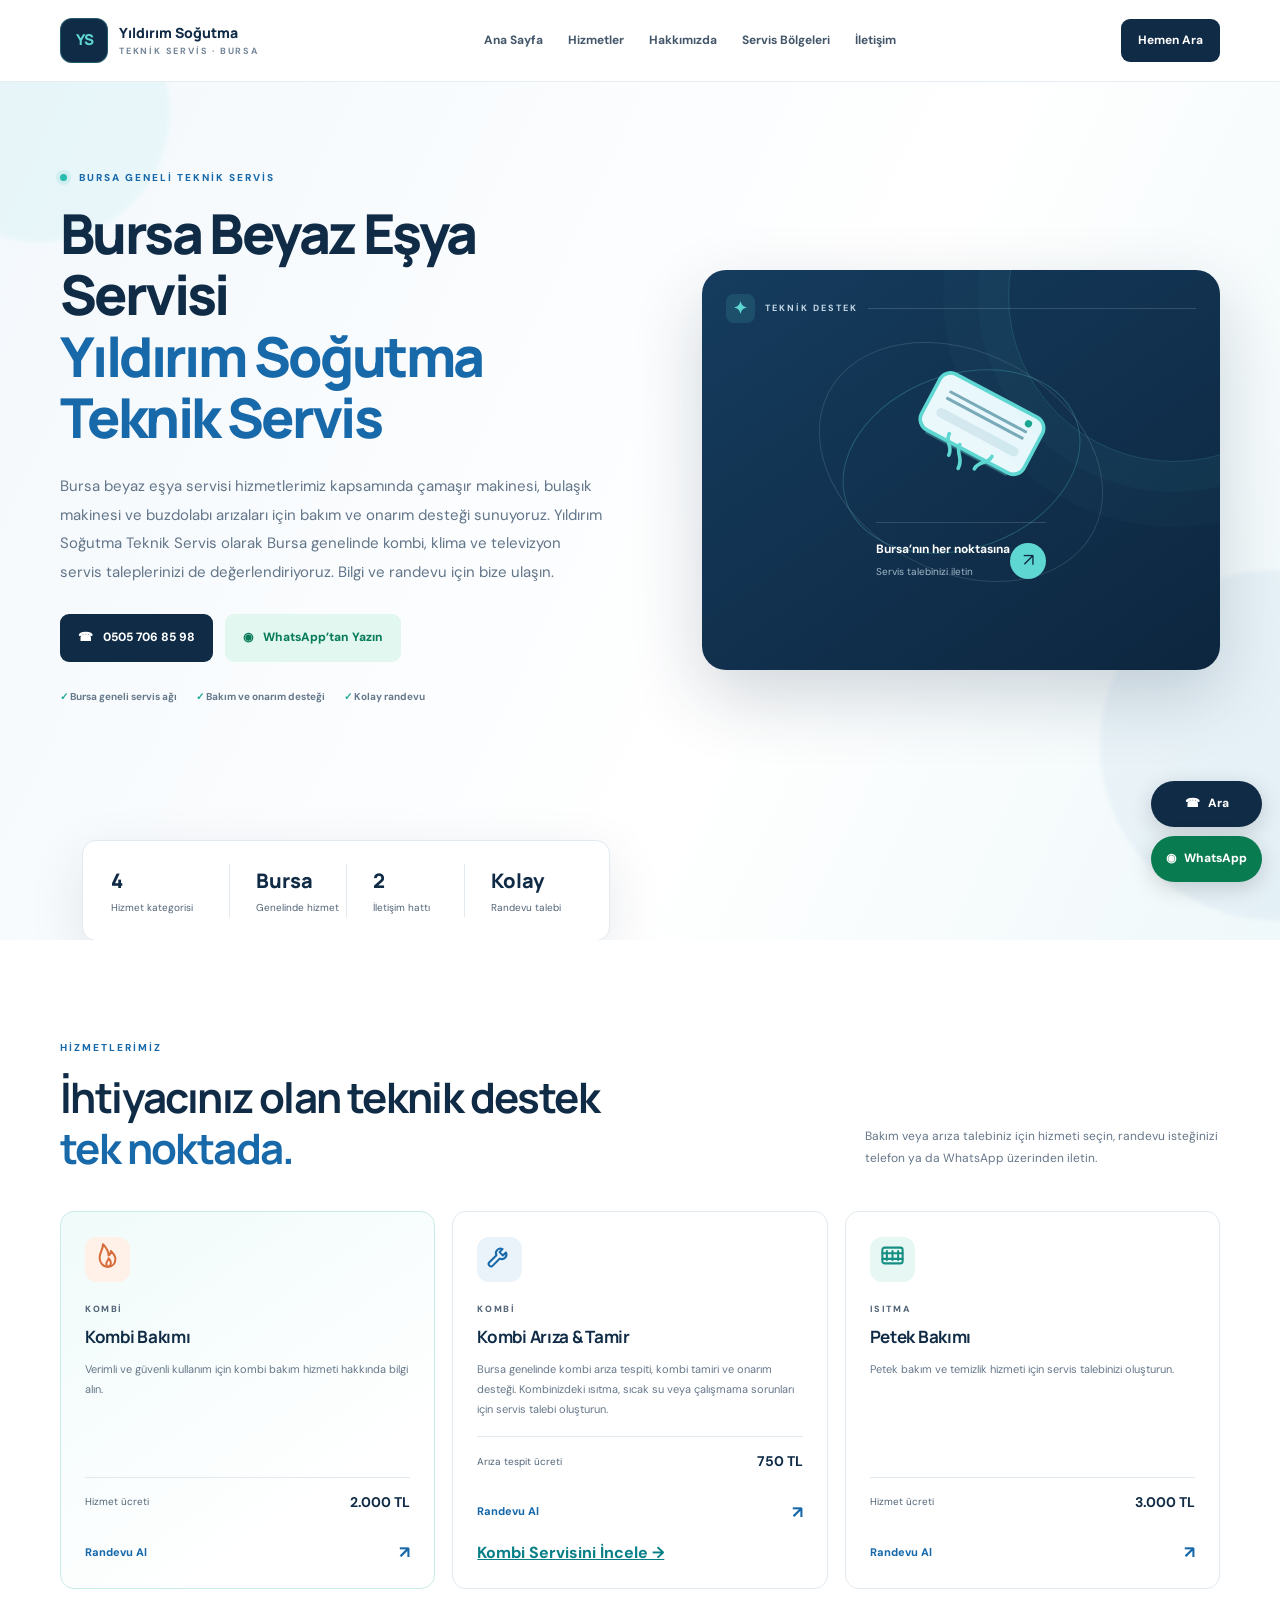
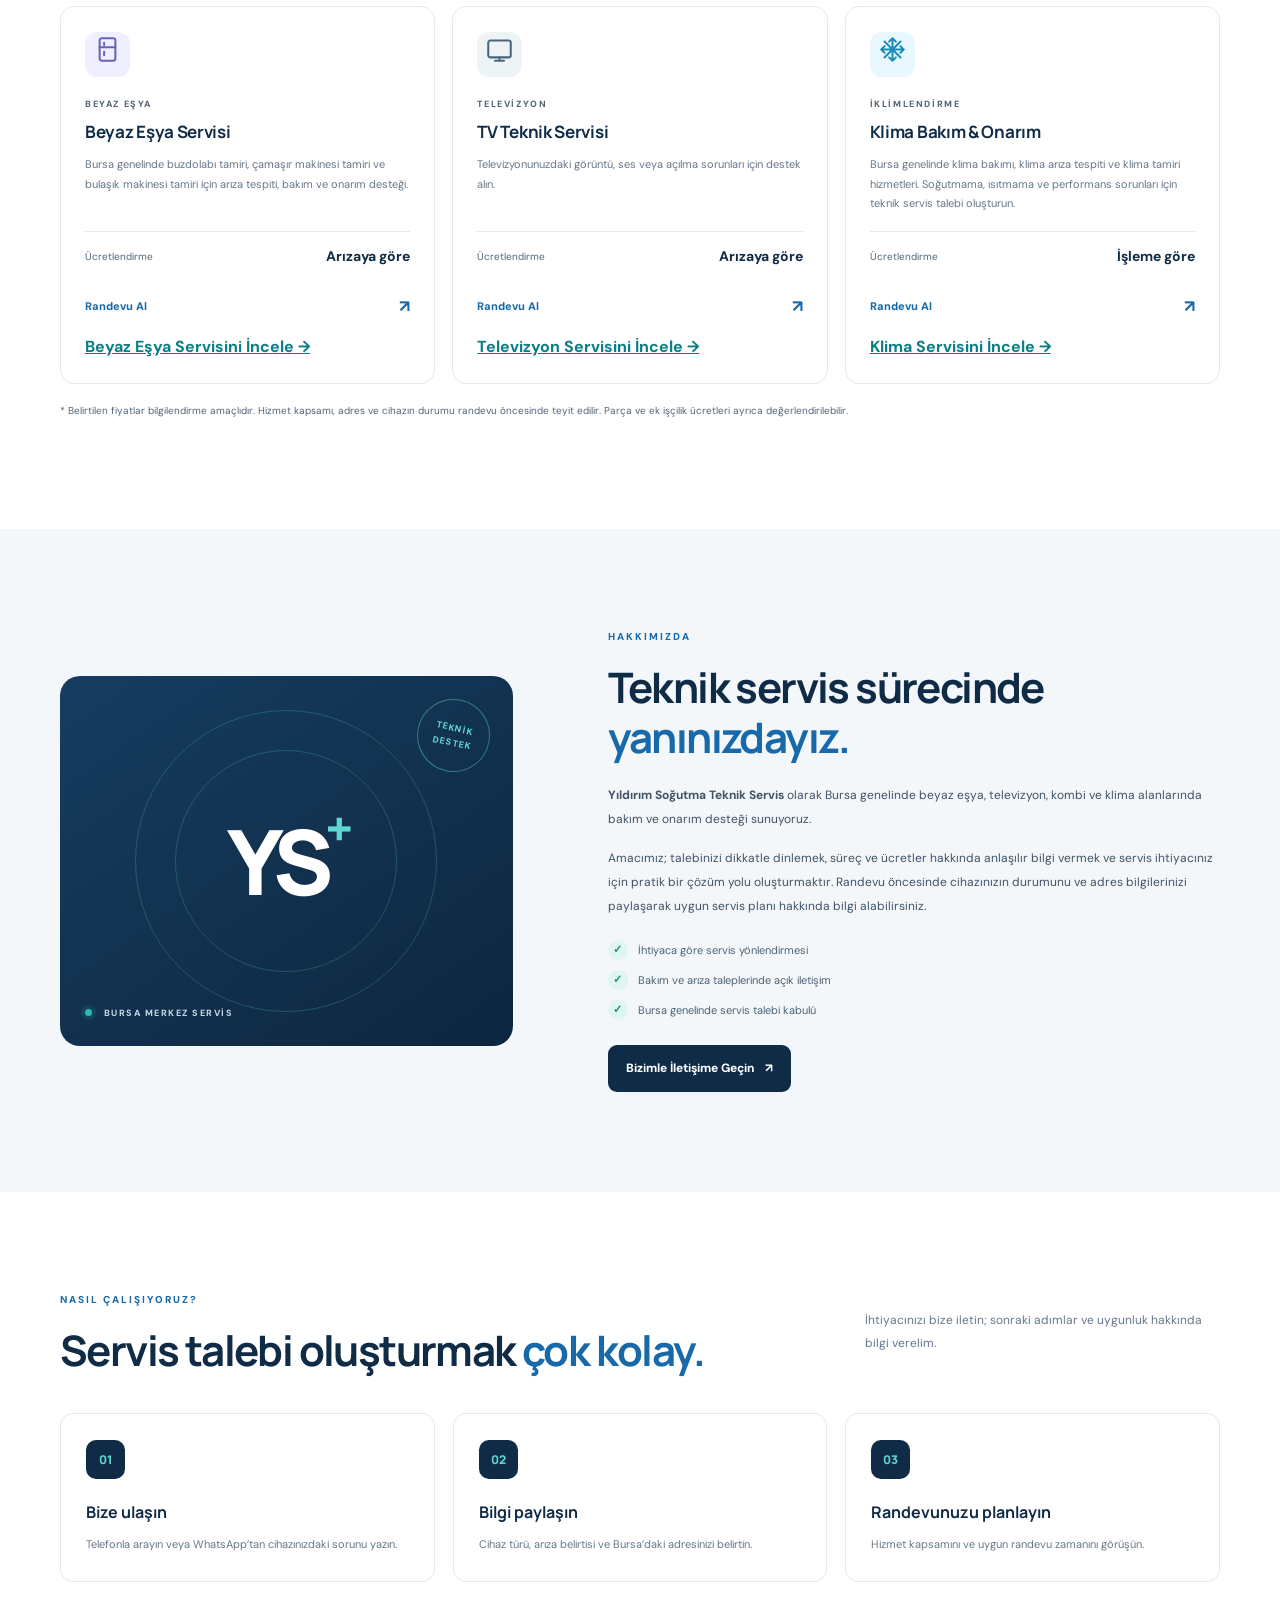
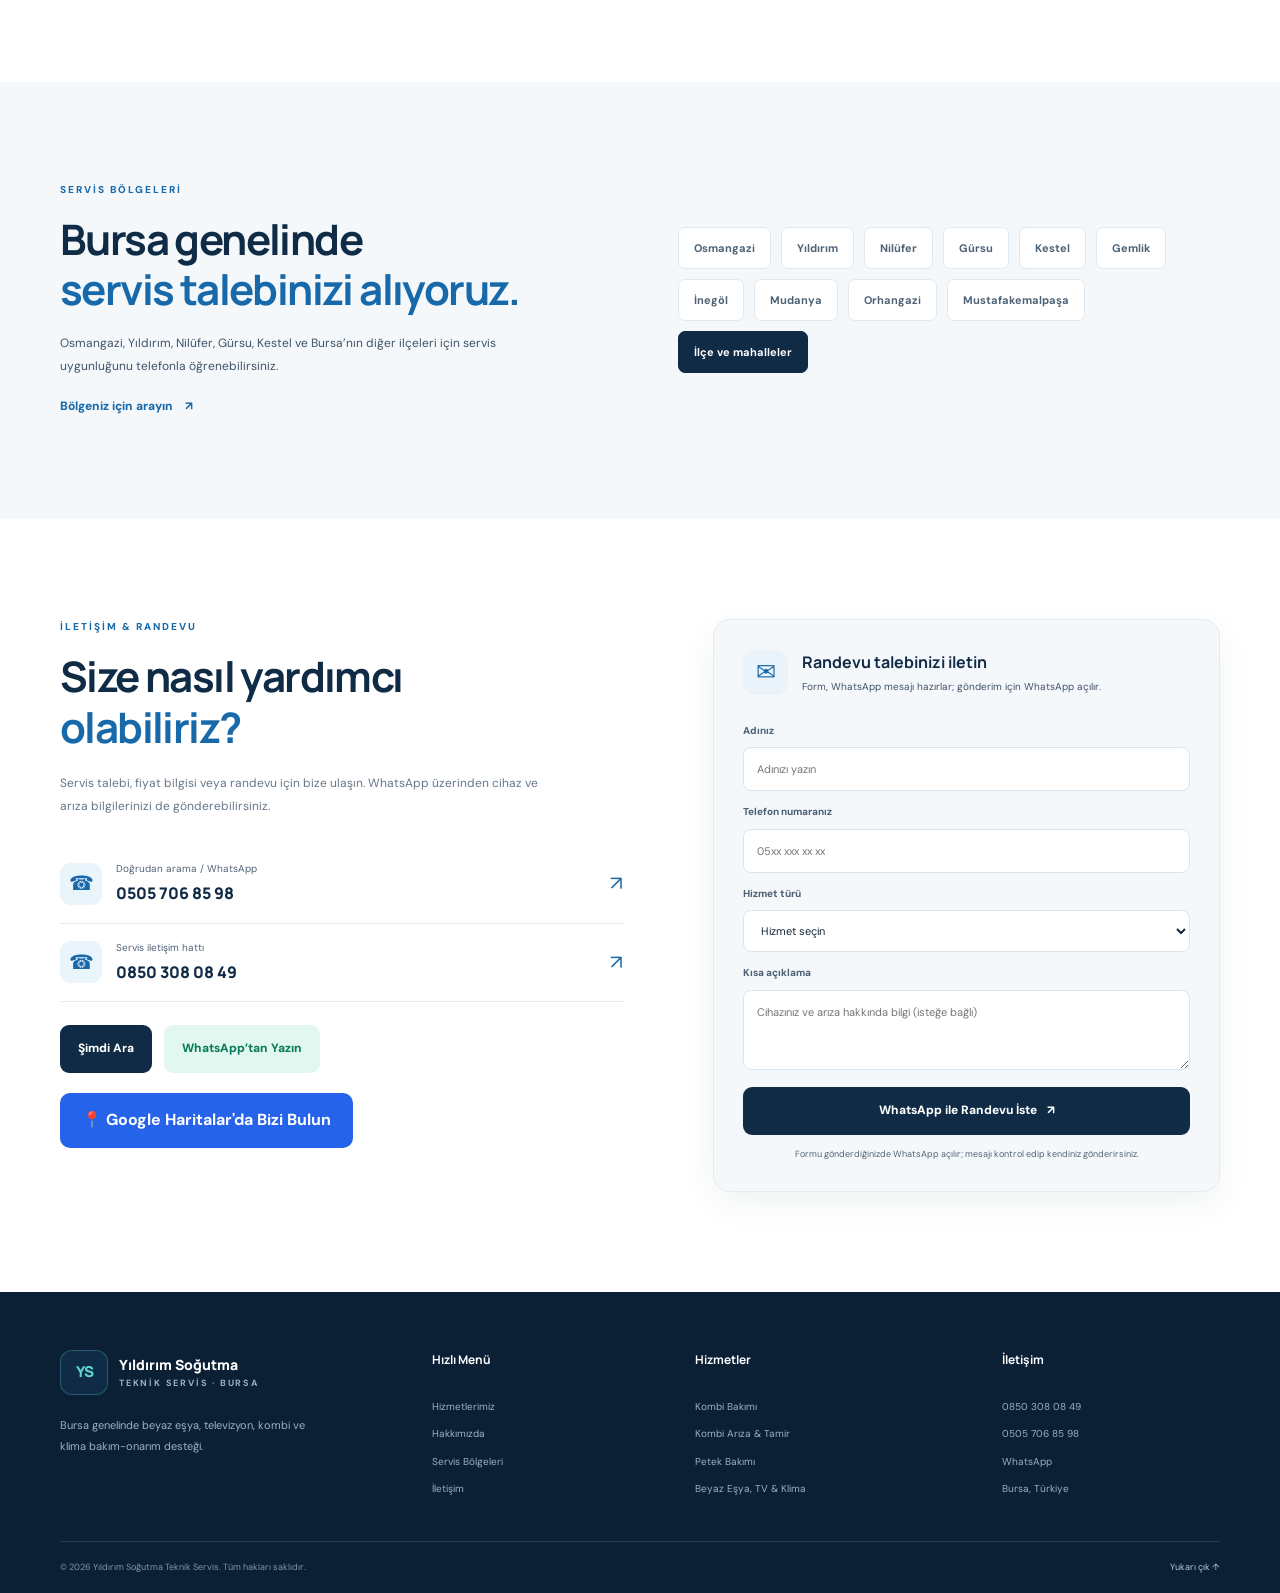
<file: index.html>
<!doctype html>
<html lang="tr">
<head>
  <!-- Google tag (gtag.js) -->
<script async src="https://www.googletagmanager.com/gtag/js?id=AW-18532762381"></script>
<script>
  window.dataLayer = window.dataLayer || [];
  function gtag(){dataLayer.push(arguments);}
  gtag('js', new Date());

  gtag('config', 'AW-18532762381');
</script>
  <meta charset="utf-8">
  <meta name="viewport" content="width=device-width, initial-scale=1">
  <meta name="theme-color" content="#102b46">
<title>Bursa Beyaz Eşya Servisi | Yıldırım Soğutma Teknik Servis</title>
<meta property="og:site_name" content="Yıldırım Soğutma Teknik Servis">
<meta name="description" content="Bursa beyaz eşya servisi ve tamiri. Yıldırım Soğutma Teknik Servis; çamaşır makinesi, bulaşık makinesi, buzdolabı, kombi ve klima bakım-onarım desteği sunar."> 
<meta name="robots" content="index,follow,max-image-preview:large">
  <link rel="canonical" href="https://bursabeyazesyaservisi.tr/" />
  <meta property="og:type" content="website">
  <meta property="og:locale" content="tr_TR">
<meta property="og:title" content="Bursa Beyaz Eşya Servisi | Yıldırım Soğutma Teknik Servis">
<meta property="og:description" content="Bursa beyaz eşya servisi ve tamiri. Yıldırım Soğutma Teknik Servis; çamaşır makinesi, bulaşık makinesi, buzdolabı, kombi ve klima bakım-onarım desteği sunar.">
<meta property="og:url" content="https://bursabeyazesyaservisi.tr/">
  <link rel="stylesheet" href="style.css">
 <script type="application/ld+json">
{
  "@context": "https://schema.org",
  "@type": "HomeAndConstructionBusiness",
  "@id": "https://bursabeyazesyaservisi.tr/#business",
  "name": "Yıldırım Soğutma Teknik Servis",
  "url": "https://bursabeyazesyaservisi.tr/",
  "description": "Bursa genelinde beyaz eşya, televizyon, kombi ve klima bakım ve onarım hizmetleri.",
  "telephone": "+90-505-706-8598",
  "areaServed": {
    "@type": "City",
    "name": "Bursa"
  },
  "priceRange": "₺₺",
  "address": {
    "@type": "PostalAddress",
    "addressLocality": "Osmangazi",
    "addressRegion": "Bursa",
    "addressCountry": "TR"
  },
  "contactPoint": [
    {
      "@type": "ContactPoint",
      "telephone": "+90-850-308-0849",
      "contactType": "customer service",
      "areaServed": "TR",
      "availableLanguage": "Turkish"
    },
    {
      "@type": "ContactPoint",
      "telephone": "+90-505-706-8598",
      "contactType": "customer service",
      "areaServed": "TR",
      "availableLanguage": "Turkish"
    }
  ],
  "sameAs": [
    "https://share.google/vYoqN0vPF4rA6oPTm"
  ]
}
</script>
</head>
<body>
  <a class="skip-link" href="#ana-icerik">İçeriğe geç</a>
  <header class="site-header">
    <div class="container nav-wrap">
<a class="brand" href="#anasayfa" aria-label="Yıldırım Soğutma Teknik Servis ana sayfa">
  <span class="brand-mark">YS</span>
  <span class="brand-text"><strong>Yıldırım Soğutma</strong><small>TEKNİK SERVİS · BURSA</small></span>
</a>
      <button class="menu-toggle" aria-label="Menüyü aç" aria-expanded="false" aria-controls="main-nav">☰</button>
      <nav id="main-nav" class="main-nav" aria-label="Ana menü">
        <a href="#anasayfa">Ana Sayfa</a><a href="#hizmetler">Hizmetler</a><a href="#hakkimizda">Hakkımızda</a><a href="#bolgeler">Servis Bölgeleri</a><a href="#iletisim">İletişim</a>
      </nav>
      <a class="nav-call" href="tel:+905057068598">Hemen Ara</a>
    </div>
  </header>

  <main id="ana-icerik">
    <section class="hero" id="anasayfa">
      <div class="hero-glow glow-one"></div><div class="hero-glow glow-two"></div>
      <div class="container hero-grid">
        <div class="hero-copy">
          <p class="eyebrow"><span class="status-dot"></span> BURSA GENELİ TEKNİK SERVİS</p>
<h1>Bursa Beyaz Eşya Servisi<br><span>Yıldırım Soğutma Teknik Servis</span></h1>
<p class="hero-lead">
  Bursa beyaz eşya servisi hizmetlerimiz kapsamında
  çamaşır makinesi, bulaşık makinesi ve buzdolabı
  arızaları için bakım ve onarım desteği sunuyoruz.
  Yıldırım Soğutma Teknik Servis olarak Bursa genelinde
  kombi, klima ve televizyon servis taleplerinizi de
  değerlendiriyoruz. Bilgi ve randevu için bize ulaşın.
</p>
          <div class="hero-actions"><a class="btn btn-primary" href="tel:+905057068598"><span>☎</span> 0505 706 85 98</a><a class="btn btn-whatsapp" href="https://wa.me/905057068598?text=Merhaba%2C%20servis%20hizmeti%20hakk%C4%B1nda%20bilgi%20almak%20istiyorum." target="_blank" rel="noopener"><span>◉</span> WhatsApp’tan Yazın</a></div>
          <div class="hero-points"><span>✓ Bursa geneli servis ağı</span><span>✓ Bakım ve onarım desteği</span><span>✓ Kolay randevu</span></div>
        </div>
        <div class="hero-panel" aria-label="Teknik servis hizmetleri görsel kartı">
          <div class="panel-top"><span class="panel-icon">✦</span><span>TEKNİK DESTEK</span><span class="panel-line"></span></div>
          <div class="service-illustration"><div class="orbit orbit-a"></div><div class="orbit orbit-b">
<div class="tool-symbol" aria-hidden="true">
  <svg xmlns="http://www.w3.org/2000/svg"
       width="120" height="120"
       viewBox="0 0 120 120"
       fill="none">
    <rect x="12" y="28" width="96" height="52" rx="10"
          fill="#EAF8FC" stroke="#5ED6D1" stroke-width="3"/>
    <path d="M25 43H95M25 49H95"
          stroke="#7AA9B8" stroke-width="2.5"
          stroke-linecap="round"/>
    <rect x="22" y="58" width="76" height="8" rx="4"
          fill="#D3E9EF"/>
    <path d="M48 90C48 82 40 82 40 74M60 96C60 86 52 86 52 78M72 90C72 82 80 82 80 74"
          stroke="#5ED6D1" stroke-width="3"
          stroke-linecap="round"/>
    <circle cx="94" cy="36" r="3" fill="#17A58E"/>
    <path d="M22 82H98" stroke="#5ED6D1"
          stroke-opacity=".35" stroke-width="2"/>
  </svg>
</div>
<div class="floating-tag tag-one">Kombi</div><div class="floating-tag tag-two">Beyaz eşya</div><div class="floating-tag tag-three">Klima & TV</div></div>
          <div class="panel-bottom"><div><strong>Bursa’nın her noktasına</strong><small>Servis talebinizi iletin</small></div><a href="#iletisim" aria-label="İletişime git">↗</a></div>
        </div>
      </div>
      <div class="container trust-strip"><div><strong>4</strong><span>Hizmet kategorisi</span></div><div><strong>Bursa</strong><span>Genelinde hizmet</span></div><div><strong>2</strong><span>İletişim hattı</span></div><div><strong>Kolay</strong><span>Randevu talebi</span></div></div>
    </section>

    <section class="section services-section" id="hizmetler">
      <div class="container">
        <div class="section-heading"><div><p class="eyebrow">HİZMETLERİMİZ</p><h2>İhtiyacınız olan teknik destek<br><span>tek noktada.</span></h2></div><p>Bakım veya arıza talebiniz için hizmeti seçin, randevu isteğinizi telefon ya da WhatsApp üzerinden iletin.</p></div>
        <div class="service-grid">
          <article class="service-card featured"><div class="card-icon icon-heat">♨</div><span class="card-kicker">KOMBİ</span><h3>Kombi Bakımı</h3><p>Verimli ve güvenli kullanım için kombi bakım hizmeti hakkında bilgi alın.</p><div class="price-row"><span>Hizmet ücreti</span><strong>2.000 TL</strong></div><a class="card-link" href="https://wa.me/905057068598?text=Merhaba%2C%20Kombi%20Bak%C4%B1m%C4%B1%20i%C3%A7in%20randevu%20almak%20istiyorum." target="_blank" rel="noopener">Randevu Al <span>↗</span></a></article>
          <article class="service-card"><div class="card-icon icon-tools">⌁</div><span class="card-kicker">KOMBİ</span><h3>Kombi Arıza &amp; Tamir</h3>
<p>Bursa genelinde kombi arıza tespiti, kombi tamiri ve onarım desteği. Kombinizdeki ısıtma, sıcak su veya çalışmama sorunları için servis talebi oluşturun.</p>
<div class="price-row">
  <span>Arıza tespit ücreti</span>
  <strong>750 TL</strong>
</div>

<a class="card-link" href="https://wa.me/905057068598?text=Merhaba%2C%20Kombi%20Ar%C4%B1za%20%26%20Tamir%20i%C3%A7in%20randevu%20almak%20istiyorum." target="_blank" rel="noopener">
  Randevu Al <span>↗</span>
</a>

<a href="kombi-servisi.html" style="display:block;margin-top:14px;color:#087f86;font-weight:700;text-decoration:underline;">
  Kombi Servisini İncele →
</a>

</article>
          <article class="service-card"><div class="card-icon icon-radiator">▤</div><span class="card-kicker">ISITMA</span><h3>Petek Bakımı</h3><p>Petek bakım ve temizlik hizmeti için servis talebinizi oluşturun.</p><div class="price-row"><span>Hizmet ücreti</span><strong>3.000 TL</strong></div><a class="card-link" href="https://wa.me/905057068598?text=Merhaba%2C%20Petek%20Bak%C4%B1m%C4%B1%20i%C3%A7in%20randevu%20almak%20istiyorum." target="_blank" rel="noopener">Randevu Al <span>↗</span></a></article>
          <article class="service-card"><div class="card-icon icon-fridge">▯</div><span class="card-kicker">BEYAZ EŞYA</span><h3>Beyaz Eşya Servisi</h3>
<p>Bursa genelinde buzdolabı tamiri, çamaşır makinesi tamiri ve bulaşık makinesi tamiri için arıza tespiti, bakım ve onarım desteği.</p>
<div class="price-row">
  <span>Ücretlendirme</span>
  <strong>Arızaya göre</strong>
</div>

<a class="card-link" href="https://wa.me/905057068598?text=Merhaba%2C%20beyaz%20e%C5%9Fya%20servisi%20i%C3%A7in%20randevu%20almak%20istiyorum." target="_blank" rel="noopener">
  Randevu Al <span>↗</span>
</a>

<a href="beyaz-esya-servisi.html" style="display:block;margin-top:14px;color:#087f86;font-weight:700;text-decoration:underline;">
  Beyaz Eşya Servisini İncele →
</a>

</article>
<article class="service-card">
  <div class="card-icon icon-tv">▣</div>
  <span class="card-kicker">TELEVİZYON</span>
  <h3>TV Teknik Servisi</h3>

  <p>Televizyonunuzdaki görüntü, ses veya açılma sorunları için destek alın.</p>

  <div class="price-row">
    <span>Ücretlendirme</span>
    <strong>Arızaya göre</strong>
  </div>

  <a class="card-link" href="https://wa.me/905057068598?text=Merhaba%2C%20TV%20teknik%20servisi%20i%C3%A7in%20randevu%20almak%20istiyorum." target="_blank" rel="noopener">
    Randevu Al <span>↗</span>
  </a>

  <a href="televizyon-servisi.html" style="display:block;margin-top:14px;color:#087f86;font-weight:700;text-decoration:underline;">
    Televizyon Servisini İncele →
  </a>
</article>
          <article class="service-card"><div class="card-icon icon-cool">❄</div><span class="card-kicker">İKLİMLENDİRME</span><h3>Klima Bakım &amp; Onarım</h3>
<p>Bursa genelinde klima bakımı, klima arıza tespiti ve klima tamiri hizmetleri. Soğutmama, ısıtmama ve performans sorunları için teknik servis talebi oluşturun.</p>
<div class="price-row">
  <span>Ücretlendirme</span>
  <strong>İşleme göre</strong>
</div>

<a class="card-link" href="https://wa.me/905057068598?text=Merhaba%2C%20klima%20bak%C4%B1m%20ve%20onar%C4%B1m%20i%C3%A7in%20randevu%20almak%20istiyorum." target="_blank" rel="noopener">
  Randevu Al <span>↗</span>
</a>

<a href="klima-servisi.html" style="display:block;margin-top:14px;color:#087f86;font-weight:700;text-decoration:underline;">
  Klima Servisini İncele →
</a>

</article>
        </div>
        <p class="price-note">* Belirtilen fiyatlar bilgilendirme amaçlıdır. Hizmet kapsamı, adres ve cihazın durumu randevu öncesinde teyit edilir. Parça ve ek işçilik ücretleri ayrıca değerlendirilebilir.</p>
      </div>
    </section>

    <section class="about-section section" id="hakkimizda"><div class="container about-grid"><div class="about-visual">
<div class="about-big">YS<span>+</span></div><div class="about-caption"><span class="status-dot"></span> BURSA MERKEZ SERVİS</div><div class="about-stamp">TEKNİK<br>DESTEK</div></div><div class="about-copy"><p class="eyebrow">HAKKIMIZDA</p><h2>Teknik servis sürecinde<br><span>yanınızdayız.</span></h2>
<p><strong>Yıldırım Soğutma Teknik Servis</strong> olarak Bursa genelinde beyaz eşya, televizyon, kombi ve klima alanlarında bakım ve onarım desteği sunuyoruz.</p><p>Amacımız; talebinizi dikkatle dinlemek, süreç ve ücretler hakkında anlaşılır bilgi vermek ve servis ihtiyacınız için pratik bir çözüm yolu oluşturmaktır. Randevu öncesinde cihazınızın durumunu ve adres bilgilerinizi paylaşarak uygun servis planı hakkında bilgi alabilirsiniz.</p><ul class="check-list"><li>İhtiyaca göre servis yönlendirmesi</li><li>Bakım ve arıza taleplerinde açık iletişim</li><li>Bursa genelinde servis talebi kabulü</li></ul><a class="btn btn-primary" href="#iletisim">Bizimle İletişime Geçin <span>↗</span></a></div></div></section>

    <section class="process-section section"><div class="container"><div class="section-heading centered"><div><p class="eyebrow">NASIL ÇALIŞIYORUZ?</p><h2>Servis talebi oluşturmak <span>çok kolay.</span></h2></div><p>İhtiyacınızı bize iletin; sonraki adımlar ve uygunluk hakkında bilgi verelim.</p></div><div class="steps-grid"><div class="step"><span>01</span><h3>Bize ulaşın</h3><p>Telefonla arayın veya WhatsApp’tan cihazınızdaki sorunu yazın.</p></div><div class="step"><span>02</span><h3>Bilgi paylaşın</h3><p>Cihaz türü, arıza belirtisi ve Bursa’daki adresinizi belirtin.</p></div><div class="step"><span>03</span><h3>Randevunuzu planlayın</h3><p>Hizmet kapsamını ve uygun randevu zamanını görüşün.</p></div></div></div></section>

    <section class="areas-section section" id="bolgeler"><div class="container areas-grid"><div><p class="eyebrow">SERVİS BÖLGELERİ</p><h2>Bursa genelinde<br><span>servis talebinizi alıyoruz.</span></h2><p>Osmangazi, Yıldırım, Nilüfer, Gürsu, Kestel ve Bursa’nın diğer ilçeleri için servis uygunluğunu telefonla öğrenebilirsiniz.</p><a class="text-link" href="tel:+905057068598">Bölgeniz için arayın <span>↗</span></a></div><div class="area-tags"><span>Osmangazi</span><span>Yıldırım</span><span>Nilüfer</span><span>Gürsu</span><span>Kestel</span><span>Gemlik</span><span>İnegöl</span><span>Mudanya</span><span>Orhangazi</span><span>Mustafakemalpaşa</span><span>İlçe ve mahalleler</span></div></div></section>

    <section class="contact-section section" id="iletisim"><div class="container contact-grid"><div class="contact-copy"><p class="eyebrow">İLETİŞİM &amp; RANDEVU</p><h2>Size nasıl yardımcı<br><span>olabiliriz?</span></h2><p>Servis talebi, fiyat bilgisi veya randevu için bize ulaşın. WhatsApp üzerinden cihaz ve arıza bilgilerinizi de gönderebilirsiniz.</p><div class="contact-method"><span class="contact-icon">☎</span><div><small>Doğrudan arama / WhatsApp</small><a href="tel:+905057068598">0505 706 85 98</a></div><a class="mini-arrow" href="tel:+905057068598" aria-label="0505 706 85 98 numarasını ara">↗</a></div><div class="contact-method"><span class="contact-icon">☎</span><div><small>Servis iletişim hattı</small><a href="tel:+908503080849">0850 308 08 49</a></div><a class="mini-arrow" href="tel:+908503080849" aria-label="0850 308 08 49 numarasını ara">↗</a></div>
<div class="contact-actions">
  <a class="btn btn-primary" href="tel:+905057068598">Şimdi Ara</a>
  <a class="btn btn-whatsapp" href="https://wa.me/905057068598?text=Merhaba%2C%20Y%C4%B1ld%C4%B1r%C4%B1m%20So%C4%9Futma%20Teknik%20Servis%20hakk%C4%B1nda%20bilgi%20almak%20istiyorum." target="_blank" rel="noopener">WhatsApp’tan Yazın</a>
</div>

<div style="margin-top:20px;">
  <a href="https://share.google/vYoqN0vPF4rA6oPTm"
     target="_blank"
     rel="noopener noreferrer"
     style="display:inline-block;
            background:#2563eb;
            color:#ffffff;
            padding:14px 22px;
            border-radius:10px;
            text-decoration:none;
            font-weight:700;">
    📍 Google Haritalar'da Bizi Bulun
  </a>
</div>

</div>

    <div class="contact-card"><div class="contact-card-head"><span class="card-icon">✉</span><div><h3>Randevu talebinizi iletin</h3><p>Form, WhatsApp mesajı hazırlar; gönderim için WhatsApp açılır.</p></div></div><form id="appointment-form"><label for="customer-name">Adınız</label><input id="customer-name" name="name" autocomplete="name" placeholder="Adınızı yazın" required><label for="customer-phone">Telefon numaranız</label><input id="customer-phone" name="phone" type="tel" autocomplete="tel" placeholder="05xx xxx xx xx" required><label for="service-type">Hizmet türü</label><select id="service-type" name="service" required><option value="">Hizmet seçin</option><option>Kombi Bakımı</option><option>Kombi Arıza & Tamir</option><option>Petek Bakımı</option><option>Beyaz Eşya Servisi</option><option>TV Teknik Servisi</option><option>Klima Bakım & Onarım</option><option>Diğer</option></select><label for="customer-message">Kısa açıklama</label><textarea id="customer-message" name="message" rows="3" placeholder="Cihazınız ve arıza hakkında bilgi (isteğe bağlı)"></textarea><button class="btn btn-primary form-submit" type="submit">WhatsApp ile Randevu İste <span>↗</span></button><p class="form-note">Formu gönderdiğinizde WhatsApp açılır; mesajı kontrol edip kendiniz gönderirsiniz.</p></form></div>
    </div></section>
  </main>

  <footer class="site-footer"><div class="container footer-main"><div class="footer-brand"><a class="brand" href="#anasayfa">
<span class="brand-mark">YS</span><span class="brand-text"><strong>Yıldırım Soğutma</strong><small>TEKNİK SERVİS · BURSA</small></span>
</a><p>Bursa genelinde beyaz eşya, televizyon, kombi ve klima bakım-onarım desteği.</p></div><div><h3>Hızlı Menü</h3><a href="#hizmetler">Hizmetlerimiz</a><a href="#hakkimizda">Hakkımızda</a><a href="#bolgeler">Servis Bölgeleri</a><a href="#iletisim">İletişim</a></div><div><h3>Hizmetler</h3><a href="#hizmetler">Kombi Bakımı</a><a href="#hizmetler">Kombi Arıza & Tamir</a><a href="#hizmetler">Petek Bakımı</a><a href="#hizmetler">Beyaz Eşya, TV & Klima</a></div><div><h3>İletişim</h3><a href="tel:+908503080849">0850 308 08 49</a><a href="tel:+905057068598">0505 706 85 98</a><a href="https://wa.me/905057068598" target="_blank" rel="noopener">WhatsApp</a><span>Bursa, Türkiye</span></div></div><div class="container footer-bottom"><span>© <span id="year">
</span> Yıldırım Soğutma Teknik Servis. Tüm hakları saklıdır.</span>
<a href="#anasayfa">Yukarı çık ↑</a></div></footer>
  <div class="floating-actions"><a class="float-call" href="tel:+905057068598" aria-label="Hemen ara">☎ <span>Ara</span></a><a class="float-wa" href="https://wa.me/905057068598?text=Merhaba%2C%20servis%20hizmeti%20almak%20istiyorum." target="_blank" rel="noopener" aria-label="WhatsApp ile yaz">◉ <span>WhatsApp</span></a></div>
  <script src="script.js"></script>
</body>
</html>
</file>
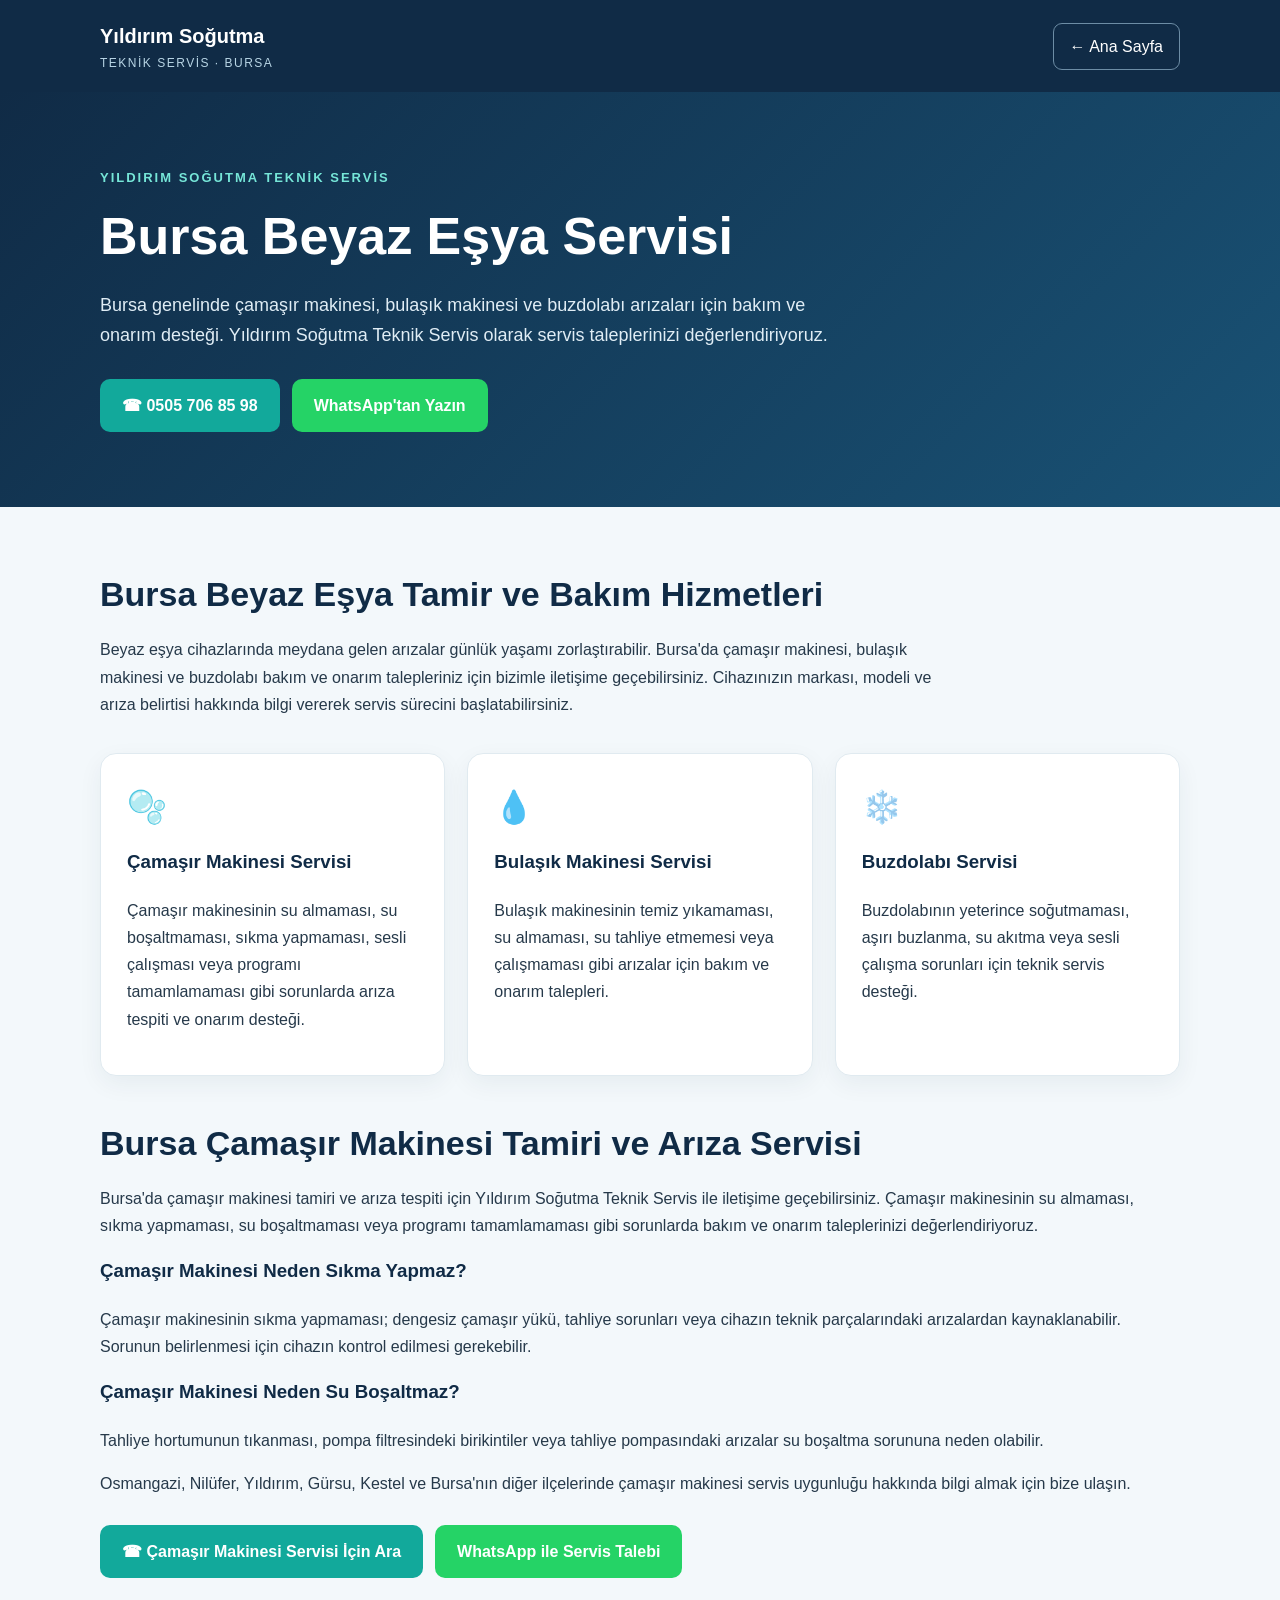
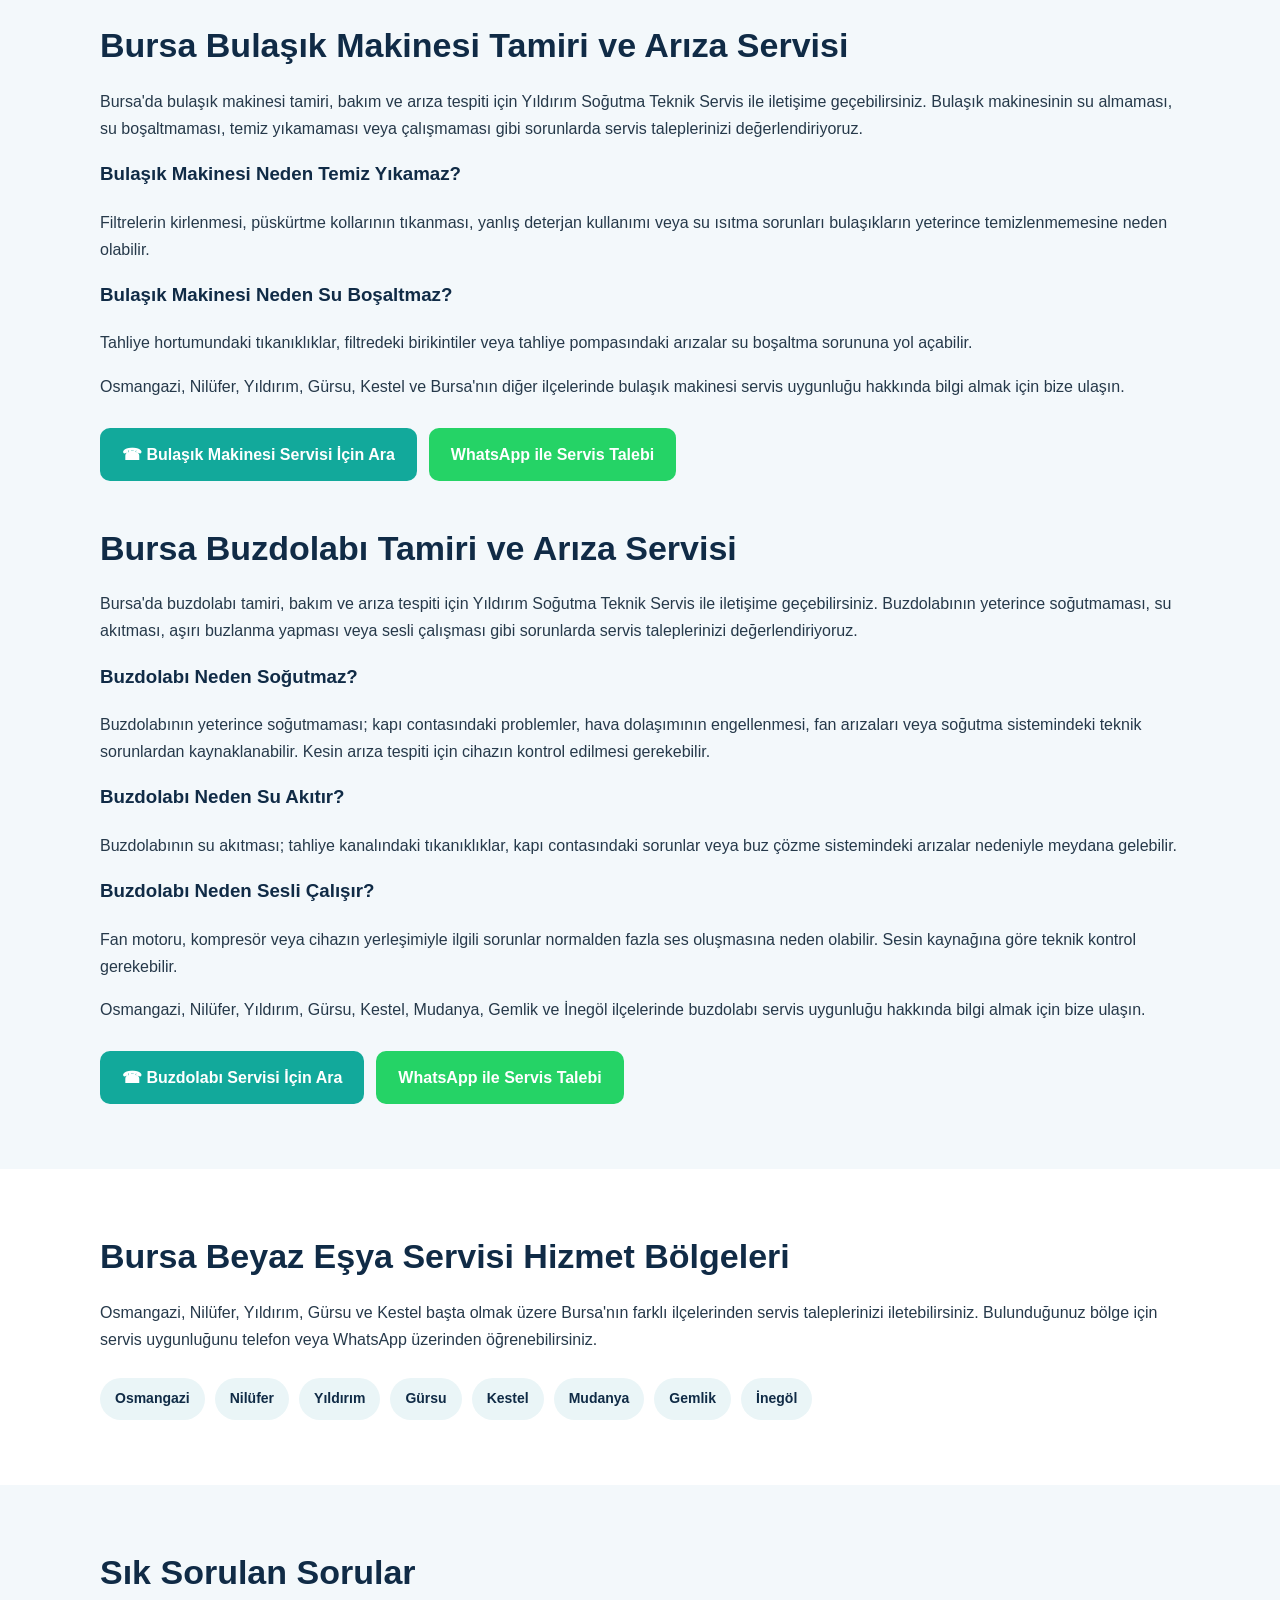
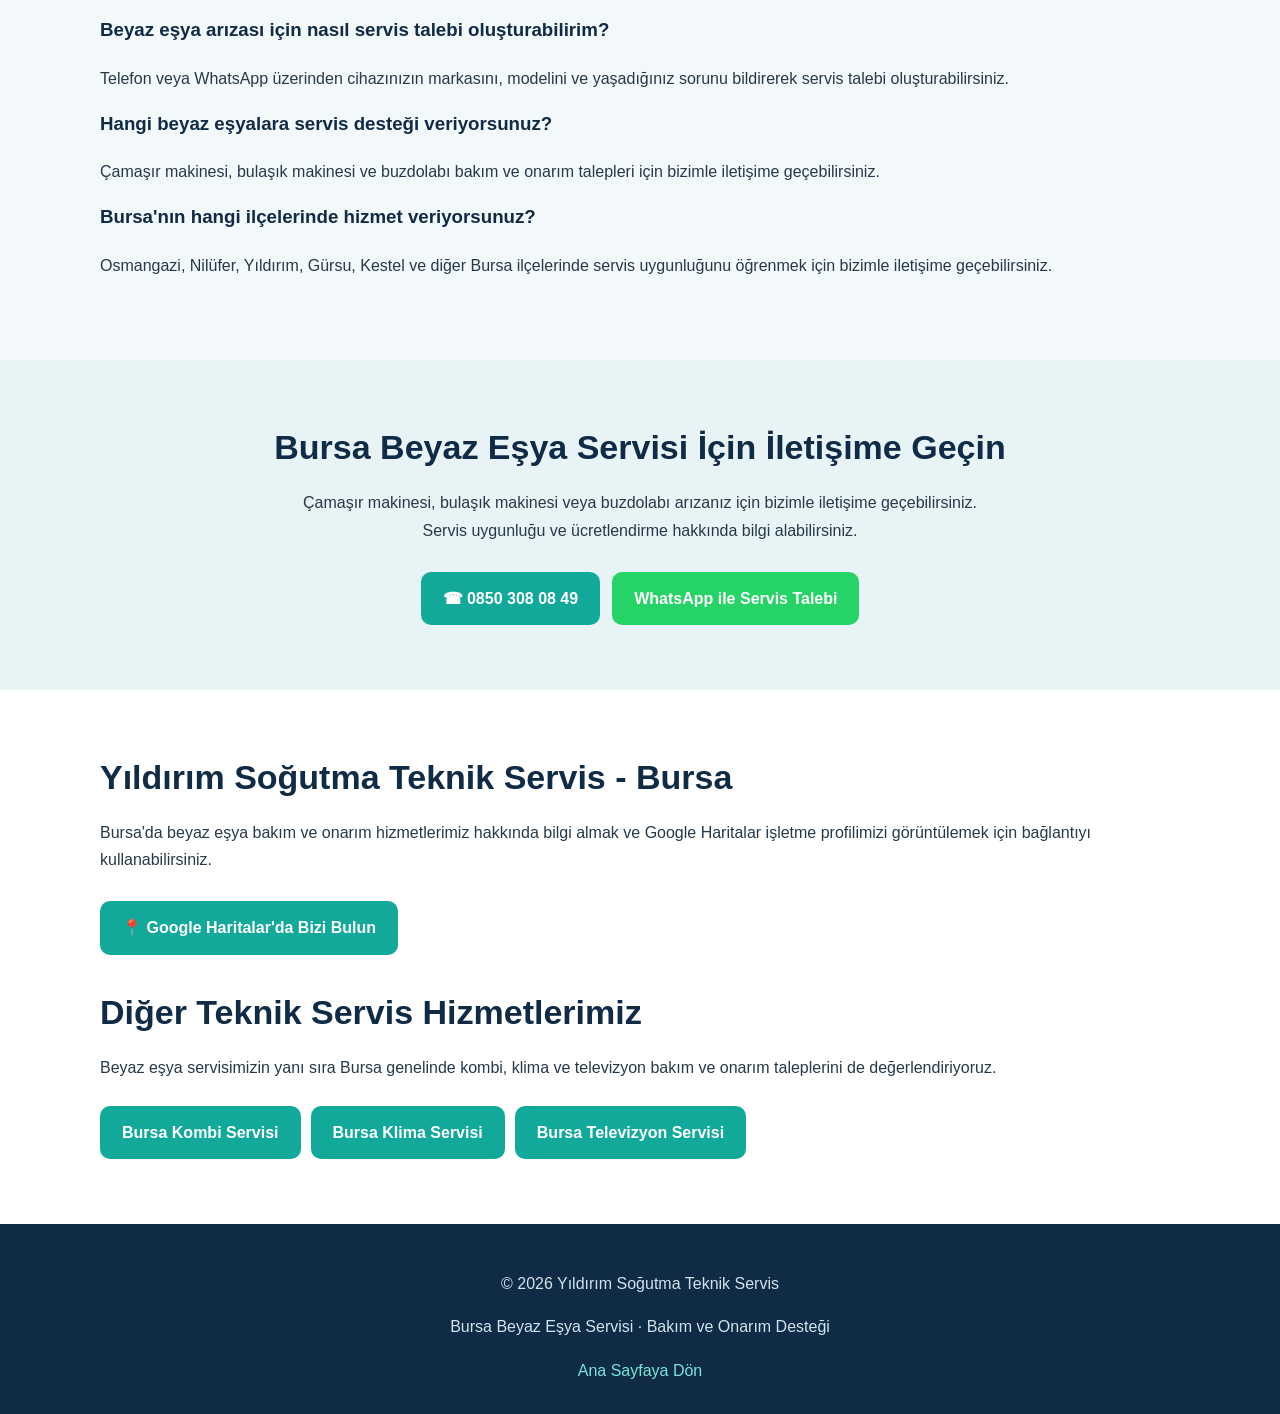
<file: beyaz-esya-servisi.html>
<!DOCTYPE html>
<html lang="tr">
<head>
  <meta charset="UTF-8">
  <meta name="viewport" content="width=device-width, initial-scale=1">

  <title>Bursa Beyaz Eşya Servisi | Yıldırım Soğutma Teknik Servis</title>

  <meta name="description" content="Bursa beyaz eşya servisi. Yıldırım Soğutma Teknik Servis ile çamaşır makinesi, bulaşık makinesi ve buzdolabı arıza, bakım ve onarım desteği.">

  <meta name="robots" content="index,follow">

  <link rel="canonical" href="https://bursabeyazesyaservisi.tr/beyaz-esya-servisi.html">

  <meta property="og:type" content="website">
  <meta property="og:locale" content="tr_TR">
  <meta property="og:title" content="Bursa Beyaz Eşya Servisi | Yıldırım Soğutma Teknik Servis">
  <meta property="og:description" content="Bursa genelinde çamaşır makinesi, bulaşık makinesi ve buzdolabı bakım ve onarım desteği.">
  <meta property="og:url" content="https://bursabeyazesyaservisi.tr/beyaz-esya-servisi.html">

  <style>
    :root {
      --navy: #102b46;
      --blue: #173e60;
      --teal: #12a99b;
      --light: #f3f8fb;
      --text: #26394a;
      --white: #ffffff;
    }

    * {
      box-sizing: border-box;
    }

    html {
      scroll-behavior: smooth;
    }

    body {
      margin: 0;
      font-family: Arial, Helvetica, sans-serif;
      background: var(--light);
      color: var(--text);
      line-height: 1.7;
    }

    a {
      text-decoration: none;
    }

    .container {
      max-width: 1120px;
      margin: auto;
      padding: 0 20px;
    }

    header {
      background: var(--navy);
      color: white;
      padding: 19px 0;
    }

    .header-inner {
      display: flex;
      align-items: center;
      justify-content: space-between;
      gap: 20px;
      flex-wrap: wrap;
    }

    .brand {
      color: white;
      font-size: 20px;
      font-weight: bold;
    }

    .brand small {
      display: block;
      font-size: 12px;
      font-weight: normal;
      letter-spacing: 1.5px;
      color: #b8d5e5;
    }

    .back-link {
      color: white;
      border: 1px solid #6d8da5;
      padding: 9px 16px;
      border-radius: 9px;
    }

    .hero {
      background: linear-gradient(135deg, #102b46, #195275);
      color: white;
      padding: 75px 0;
    }

    .eyebrow {
      color: #76e6d8;
      font-size: 13px;
      font-weight: bold;
      letter-spacing: 2px;
    }

    h1 {
      font-size: clamp(32px, 5vw, 52px);
      line-height: 1.2;
      margin: 16px 0 22px;
    }

    .hero p {
      max-width: 760px;
      font-size: 18px;
      color: #e0edf5;
    }

    .buttons {
      display: flex;
      gap: 12px;
      flex-wrap: wrap;
      margin-top: 28px;
    }

    .btn {
      display: inline-block;
      padding: 13px 22px;
      border-radius: 10px;
      font-weight: bold;
    }

    .btn-phone {
      background: var(--teal);
      color: white;
    }

    .btn-wa {
      background: #25d366;
      color: white;
    }

    section.content {
      padding: 65px 0;
    }

    h2 {
      color: var(--navy);
      font-size: clamp(25px, 3vw, 34px);
      line-height: 1.3;
      margin: 0 0 20px;
    }

    h3 {
      color: var(--navy);
      margin-top: 0;
    }

    .intro {
      max-width: 850px;
      margin-bottom: 35px;
    }

    .grid {
      display: grid;
      grid-template-columns: repeat(3, 1fr);
      gap: 22px;
    }

    .card {
      background: white;
      border: 1px solid #e0eaf0;
      border-radius: 16px;
      padding: 26px;
      box-shadow: 0 8px 24px rgba(16,43,70,.06);
    }

    .card-icon {
      font-size: 32px;
      margin-bottom: 12px;
    }

    .area {
      background: white;
    }

    .area-list {
      display: flex;
      flex-wrap: wrap;
      gap: 10px;
      margin-top: 25px;
    }

    .area-list span {
      padding: 9px 15px;
      border-radius: 30px;
      background: #eaf5f7;
      color: var(--navy);
      font-weight: bold;
      font-size: 14px;
    }

    .contact {
      background: #e8f3f6;
      text-align: center;
    }

    .contact p {
      max-width: 700px;
      margin: 0 auto;
    }

    .contact .buttons {
      justify-content: center;
    }

    footer {
      background: var(--navy);
      color: #d3e3ed;
      padding: 30px 0;
      text-align: center;
    }

    footer a {
      color: #76e6d8;
    }

    @media (max-width: 768px) {
      .grid {
        grid-template-columns: 1fr;
      }

      .hero {
        padding: 50px 0;
      }

      .hero p {
        font-size: 16px;
      }

      .header-inner {
        align-items: flex-start;
      }

      .buttons {
        flex-direction: column;
      }

      .btn {
        text-align: center;
      }
    }
  </style>
</head>

<body>

<header>
  <div class="container header-inner">
    <a class="brand" href="index.html">
      Yıldırım Soğutma
      <small>TEKNİK SERVİS · BURSA</small>
    </a>

    <a class="back-link" href="index.html">
      ← Ana Sayfa
    </a>
  </div>
</header>

<main>

  <section class="hero">
    <div class="container">
      <div class="eyebrow">YILDIRIM SOĞUTMA TEKNİK SERVİS</div>

      <h1>Bursa Beyaz Eşya Servisi</h1>

      <p>
        Bursa genelinde çamaşır makinesi, bulaşık makinesi
        ve buzdolabı arızaları için bakım ve onarım desteği.
        Yıldırım Soğutma Teknik Servis olarak servis
        taleplerinizi değerlendiriyoruz.
      </p>

      <div class="buttons">
        <a class="btn btn-phone" href="tel:+905057068598">
          ☎ 0505 706 85 98
        </a>

        <a class="btn btn-wa"
           href="https://wa.me/905057068598"
           target="_blank"
           rel="noopener">
          WhatsApp'tan Yazın
        </a>
      </div>
    </div>
  </section>

  <section class="content">
    <div class="container">
      <h2>Bursa Beyaz Eşya Tamir ve Bakım Hizmetleri</h2>

      <p class="intro">
        Beyaz eşya cihazlarında meydana gelen arızalar
        günlük yaşamı zorlaştırabilir. Bursa'da
        çamaşır makinesi, bulaşık makinesi ve buzdolabı
        bakım ve onarım talepleriniz için bizimle
        iletişime geçebilirsiniz. Cihazınızın markası,
        modeli ve arıza belirtisi hakkında bilgi vererek
        servis sürecini başlatabilirsiniz.
      </p>

      <div class="grid">

        <article class="card">
<div class="card-icon">🫧</div>
          <h3>Çamaşır Makinesi Servisi</h3>
          <p>
            Çamaşır makinesinin su almaması, su boşaltmaması,
            sıkma yapmaması, sesli çalışması veya
            programı tamamlamaması gibi sorunlarda
            arıza tespiti ve onarım desteği.
          </p>
        </article>

        <article class="card">
<div class="card-icon">💧</div>
          <h3>Bulaşık Makinesi Servisi</h3>
          <p>
            Bulaşık makinesinin temiz yıkamaması,
            su almaması, su tahliye etmemesi veya
            çalışmaması gibi arızalar için
            bakım ve onarım talepleri.
          </p>
        </article>

        <article class="card">
          <div class="card-icon">❄️</div>
          <h3>Buzdolabı Servisi</h3>
          <p>
            Buzdolabının yeterince soğutmaması,
            aşırı buzlanma, su akıtma veya
            sesli çalışma sorunları için
            teknik servis desteği.
          </p>
        </article>

      </div>
      
<div style="margin-top:45px;">
  <h2>Bursa Çamaşır Makinesi Tamiri ve Arıza Servisi</h2>

  <p>
    Bursa'da çamaşır makinesi tamiri ve arıza
    tespiti için Yıldırım Soğutma Teknik Servis
    ile iletişime geçebilirsiniz. Çamaşır
    makinesinin su almaması, sıkma yapmaması,
    su boşaltmaması veya programı tamamlamaması
    gibi sorunlarda bakım ve onarım taleplerinizi
    değerlendiriyoruz.
  </p>

  <h3>Çamaşır Makinesi Neden Sıkma Yapmaz?</h3>
  <p>
    Çamaşır makinesinin sıkma yapmaması;
    dengesiz çamaşır yükü, tahliye sorunları
    veya cihazın teknik parçalarındaki
    arızalardan kaynaklanabilir. Sorunun
    belirlenmesi için cihazın kontrol
    edilmesi gerekebilir.
  </p>

  <h3>Çamaşır Makinesi Neden Su Boşaltmaz?</h3>
  <p>
    Tahliye hortumunun tıkanması, pompa
    filtresindeki birikintiler veya tahliye
    pompasındaki arızalar su boşaltma
    sorununa neden olabilir.
  </p>

  <p>
    Osmangazi, Nilüfer, Yıldırım, Gürsu,
    Kestel ve Bursa'nın diğer ilçelerinde
    çamaşır makinesi servis uygunluğu
    hakkında bilgi almak için bize ulaşın.
  </p>

  <div class="buttons">
    <a class="btn btn-phone"
       href="tel:+905057068598">
      ☎ Çamaşır Makinesi Servisi İçin Ara
    </a>

    <a class="btn btn-wa"
       href="https://wa.me/905057068598?text=Bursa%20%C3%A7ama%C5%9F%C4%B1r%20makinesi%20tamiri%20i%C3%A7in%20bilgi%20almak%20istiyorum."
       target="_blank"
       rel="noopener noreferrer">
      WhatsApp ile Servis Talebi
    </a>
  </div>
</div>

<div style="margin-top:45px;">
  <h2>Bursa Bulaşık Makinesi Tamiri ve Arıza Servisi</h2>

  <p>
    Bursa'da bulaşık makinesi tamiri, bakım ve
    arıza tespiti için Yıldırım Soğutma Teknik
    Servis ile iletişime geçebilirsiniz.
    Bulaşık makinesinin su almaması, su
    boşaltmaması, temiz yıkamaması veya
    çalışmaması gibi sorunlarda servis
    taleplerinizi değerlendiriyoruz.
  </p>

  <h3>Bulaşık Makinesi Neden Temiz Yıkamaz?</h3>
  <p>
    Filtrelerin kirlenmesi, püskürtme kollarının
    tıkanması, yanlış deterjan kullanımı veya
    su ısıtma sorunları bulaşıkların yeterince
    temizlenmemesine neden olabilir.
  </p>

  <h3>Bulaşık Makinesi Neden Su Boşaltmaz?</h3>
  <p>
    Tahliye hortumundaki tıkanıklıklar,
    filtredeki birikintiler veya tahliye
    pompasındaki arızalar su boşaltma
    sorununa yol açabilir.
  </p>

  <p>
    Osmangazi, Nilüfer, Yıldırım, Gürsu,
    Kestel ve Bursa'nın diğer ilçelerinde
    bulaşık makinesi servis uygunluğu
    hakkında bilgi almak için bize ulaşın.
  </p>

  <div class="buttons">
    <a class="btn btn-phone"
       href="tel:+905057068598">
      ☎ Bulaşık Makinesi Servisi İçin Ara
    </a>

    <a class="btn btn-wa"
       href="https://wa.me/905057068598?text=Bursa%20bula%C5%9F%C4%B1k%20makinesi%20tamiri%20i%C3%A7in%20bilgi%20almak%20istiyorum."
       target="_blank"
       rel="noopener noreferrer">
      WhatsApp ile Servis Talebi
    </a>
  </div>
</div>

<div style="margin-top:45px;">
  <h2>Bursa Buzdolabı Tamiri ve Arıza Servisi</h2>

  <p>
    Bursa'da buzdolabı tamiri, bakım ve arıza
    tespiti için Yıldırım Soğutma Teknik Servis
    ile iletişime geçebilirsiniz. Buzdolabının
    yeterince soğutmaması, su akıtması,
    aşırı buzlanma yapması veya sesli çalışması
    gibi sorunlarda servis taleplerinizi
    değerlendiriyoruz.
  </p>

  <h3>Buzdolabı Neden Soğutmaz?</h3>
  <p>
    Buzdolabının yeterince soğutmaması;
    kapı contasındaki problemler, hava
    dolaşımının engellenmesi, fan arızaları
    veya soğutma sistemindeki teknik
    sorunlardan kaynaklanabilir.
    Kesin arıza tespiti için cihazın
    kontrol edilmesi gerekebilir.
  </p>

  <h3>Buzdolabı Neden Su Akıtır?</h3>
  <p>
    Buzdolabının su akıtması; tahliye
    kanalındaki tıkanıklıklar, kapı
    contasındaki sorunlar veya buz çözme
    sistemindeki arızalar nedeniyle
    meydana gelebilir.
  </p>

  <h3>Buzdolabı Neden Sesli Çalışır?</h3>
  <p>
    Fan motoru, kompresör veya cihazın
    yerleşimiyle ilgili sorunlar normalden
    fazla ses oluşmasına neden olabilir.
    Sesin kaynağına göre teknik kontrol
    gerekebilir.
  </p>

  <p>
    Osmangazi, Nilüfer, Yıldırım, Gürsu,
    Kestel, Mudanya, Gemlik ve İnegöl
    ilçelerinde buzdolabı servis uygunluğu
    hakkında bilgi almak için bize ulaşın.
  </p>

  <div class="buttons">
    <a class="btn btn-phone"
       href="tel:+905057068598">
      ☎ Buzdolabı Servisi İçin Ara
    </a>

    <a class="btn btn-wa"
       href="https://wa.me/905057068598?text=Bursa%20buzdolab%C4%B1%20tamiri%20i%C3%A7in%20bilgi%20almak%20istiyorum."
       target="_blank"
       rel="noopener noreferrer">
      WhatsApp ile Servis Talebi
    </a>
  </div>
</div>

    </div>
  </section>

  <section class="content area">
    <div class="container">
      <h2>Bursa Beyaz Eşya Servisi Hizmet Bölgeleri</h2>

      <p>
        Osmangazi, Nilüfer, Yıldırım, Gürsu ve Kestel
        başta olmak üzere Bursa'nın farklı ilçelerinden
        servis taleplerinizi iletebilirsiniz.
        Bulunduğunuz bölge için servis uygunluğunu
        telefon veya WhatsApp üzerinden öğrenebilirsiniz.
      </p>

      <div class="area-list">
        <span>Osmangazi</span>
        <span>Nilüfer</span>
        <span>Yıldırım</span>
        <span>Gürsu</span>
        <span>Kestel</span>
        <span>Mudanya</span>
        <span>Gemlik</span>
        <span>İnegöl</span>
      </div>
    </div>
  </section>

  <section class="content">
    <div class="container">
      <h2>Sık Sorulan Sorular</h2>

      <h3>Beyaz eşya arızası için nasıl servis talebi oluşturabilirim?</h3>
      <p>
        Telefon veya WhatsApp üzerinden cihazınızın
        markasını, modelini ve yaşadığınız sorunu
        bildirerek servis talebi oluşturabilirsiniz.
      </p>

      <h3>Hangi beyaz eşyalara servis desteği veriyorsunuz?</h3>
      <p>
        Çamaşır makinesi, bulaşık makinesi ve
        buzdolabı bakım ve onarım talepleri
        için bizimle iletişime geçebilirsiniz.
      </p>

      <h3>Bursa'nın hangi ilçelerinde hizmet veriyorsunuz?</h3>
      <p>
        Osmangazi, Nilüfer, Yıldırım, Gürsu,
        Kestel ve diğer Bursa ilçelerinde
        servis uygunluğunu öğrenmek için
        bizimle iletişime geçebilirsiniz.
      </p>
    </div>
  </section>

  <section class="content contact">
    <div class="container">
      <h2>Bursa Beyaz Eşya Servisi İçin İletişime Geçin</h2>

      <p>
        Çamaşır makinesi, bulaşık makinesi veya
        buzdolabı arızanız için bizimle iletişime
        geçebilirsiniz. Servis uygunluğu ve
        ücretlendirme hakkında bilgi alabilirsiniz.
      </p>

      <div class="buttons">
        <a class="btn btn-phone" href="tel:+908503080849">
          ☎ 0850 308 08 49
        </a>

        <a class="btn btn-wa"
           href="https://wa.me/905057068598"
           target="_blank"
           rel="noopener">
          WhatsApp ile Servis Talebi
        </a>
      </div>
    </div>
  </section>

<section class="content" style="background:#ffffff;">
  <div class="container">
    <h2>Yıldırım Soğutma Teknik Servis - Bursa</h2>

    <p>
      Bursa'da beyaz eşya bakım ve onarım
      hizmetlerimiz hakkında bilgi almak
      ve Google Haritalar işletme profilimizi
      görüntülemek için bağlantıyı kullanabilirsiniz.
    </p>

    <div class="buttons">
      <a class="btn btn-phone"
         href="https://share.google/vYoqN0vPF4rA6oPTm"
         target="_blank"
         rel="noopener noreferrer">
        📍 Google Haritalar'da Bizi Bulun
      </a>
    </div>

    <h2 style="margin-top:35px;">
      Diğer Teknik Servis Hizmetlerimiz
    </h2>

    <p>
      Beyaz eşya servisimizin yanı sıra
      Bursa genelinde kombi, klima ve
      televizyon bakım ve onarım
      taleplerini de değerlendiriyoruz.
    </p>

    <div class="area-list">
      <a href="kombi-servisi.html"
         class="btn btn-phone">
        Bursa Kombi Servisi
      </a>

      <a href="klima-servisi.html"
         class="btn btn-phone">
        Bursa Klima Servisi
      </a>

      <a href="televizyon-servisi.html"
         class="btn btn-phone">
        Bursa Televizyon Servisi
      </a>
    </div>
    </div>
</section>

</main>

<footer>
  <div class="container">
    <p>© 2026 Yıldırım Soğutma Teknik Servis</p>
    <p>Bursa Beyaz Eşya Servisi · Bakım ve Onarım Desteği</p>
    <a href="index.html">Ana Sayfaya Dön</a>
  </div>
</footer>

</body>
</html>
</file>
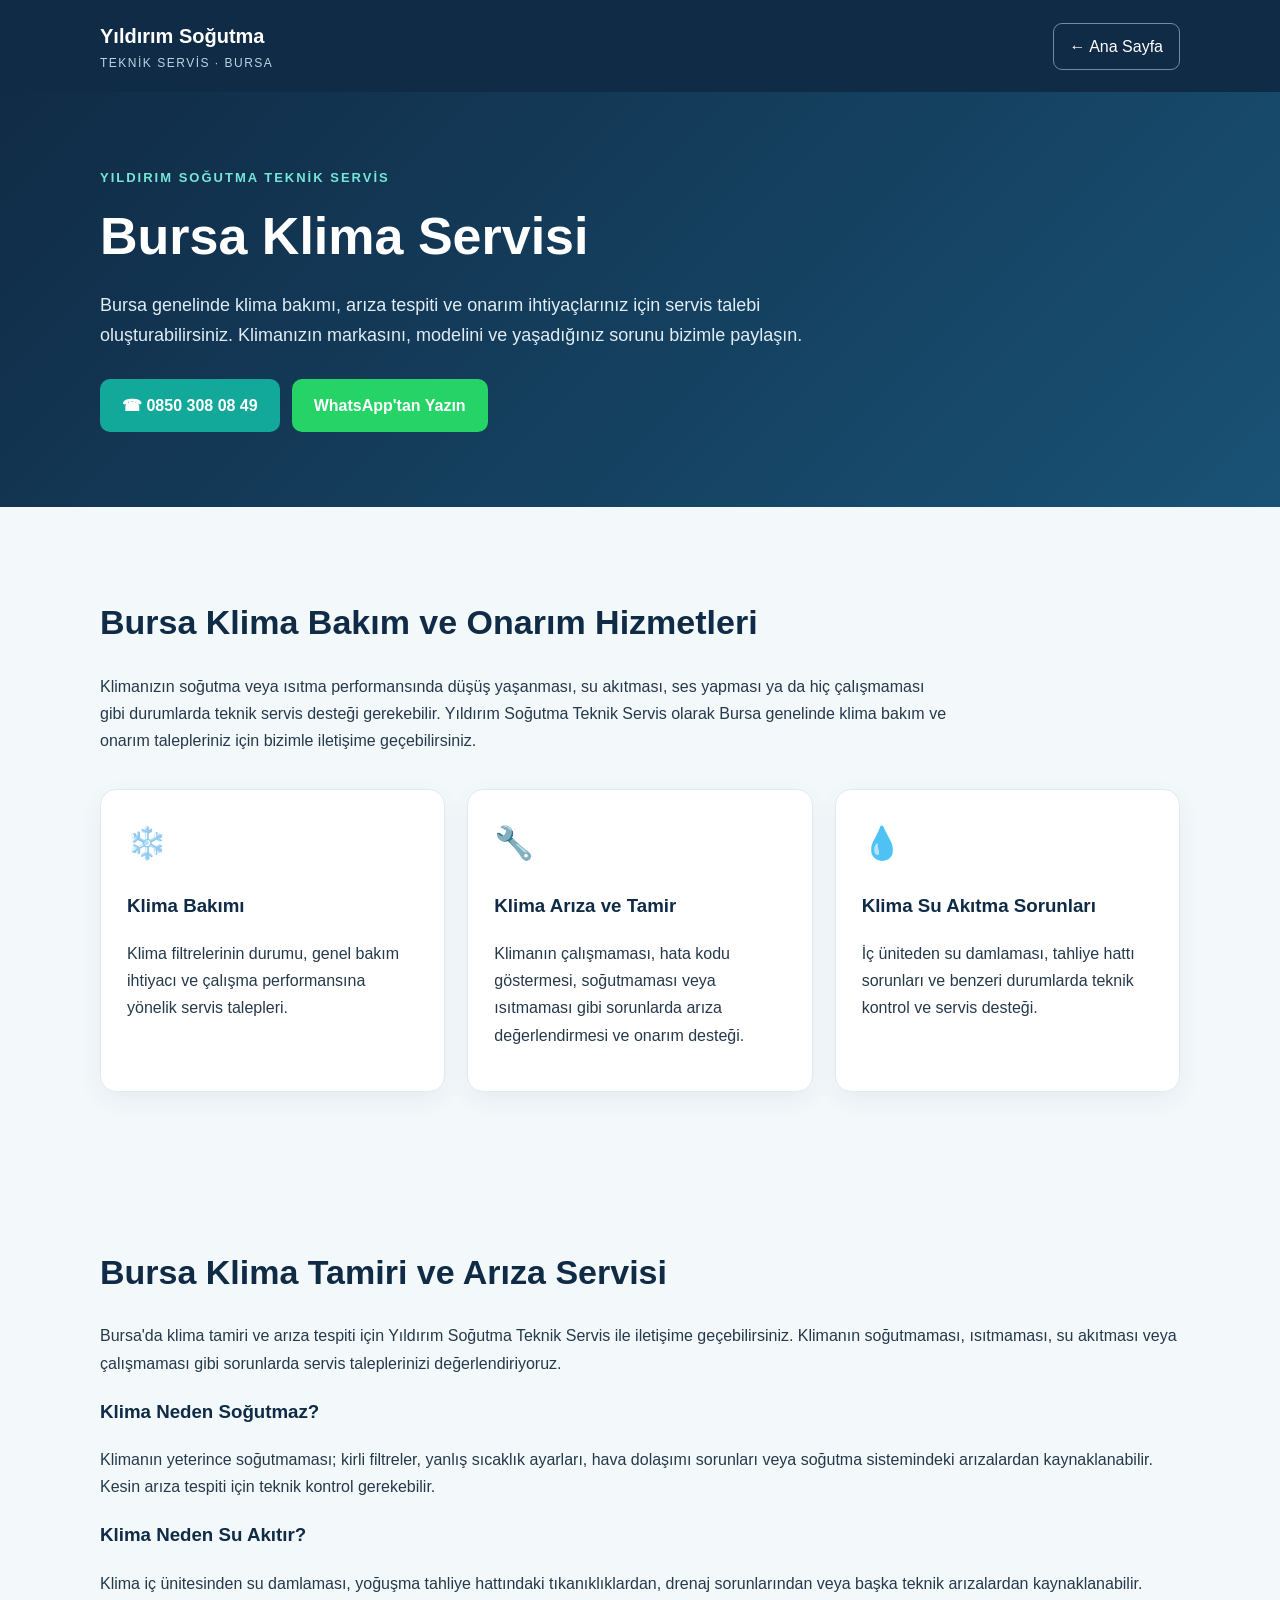
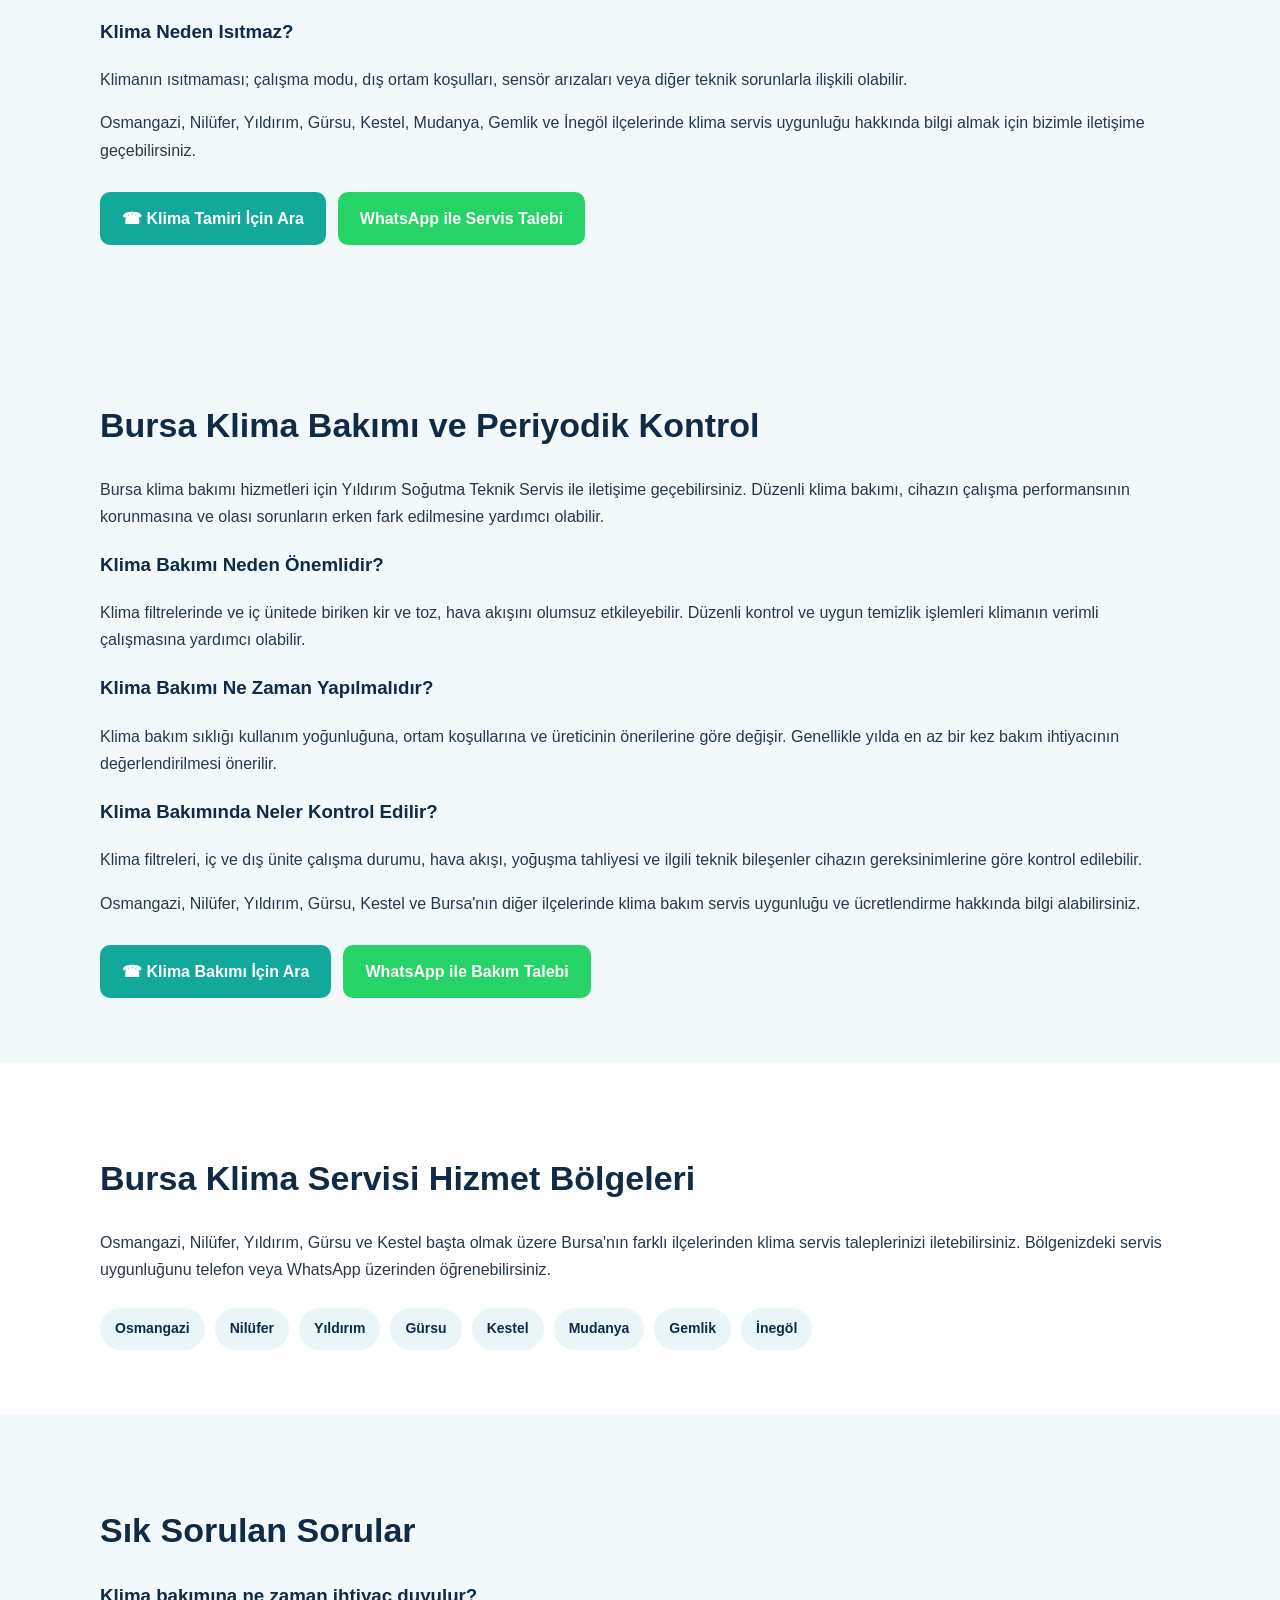
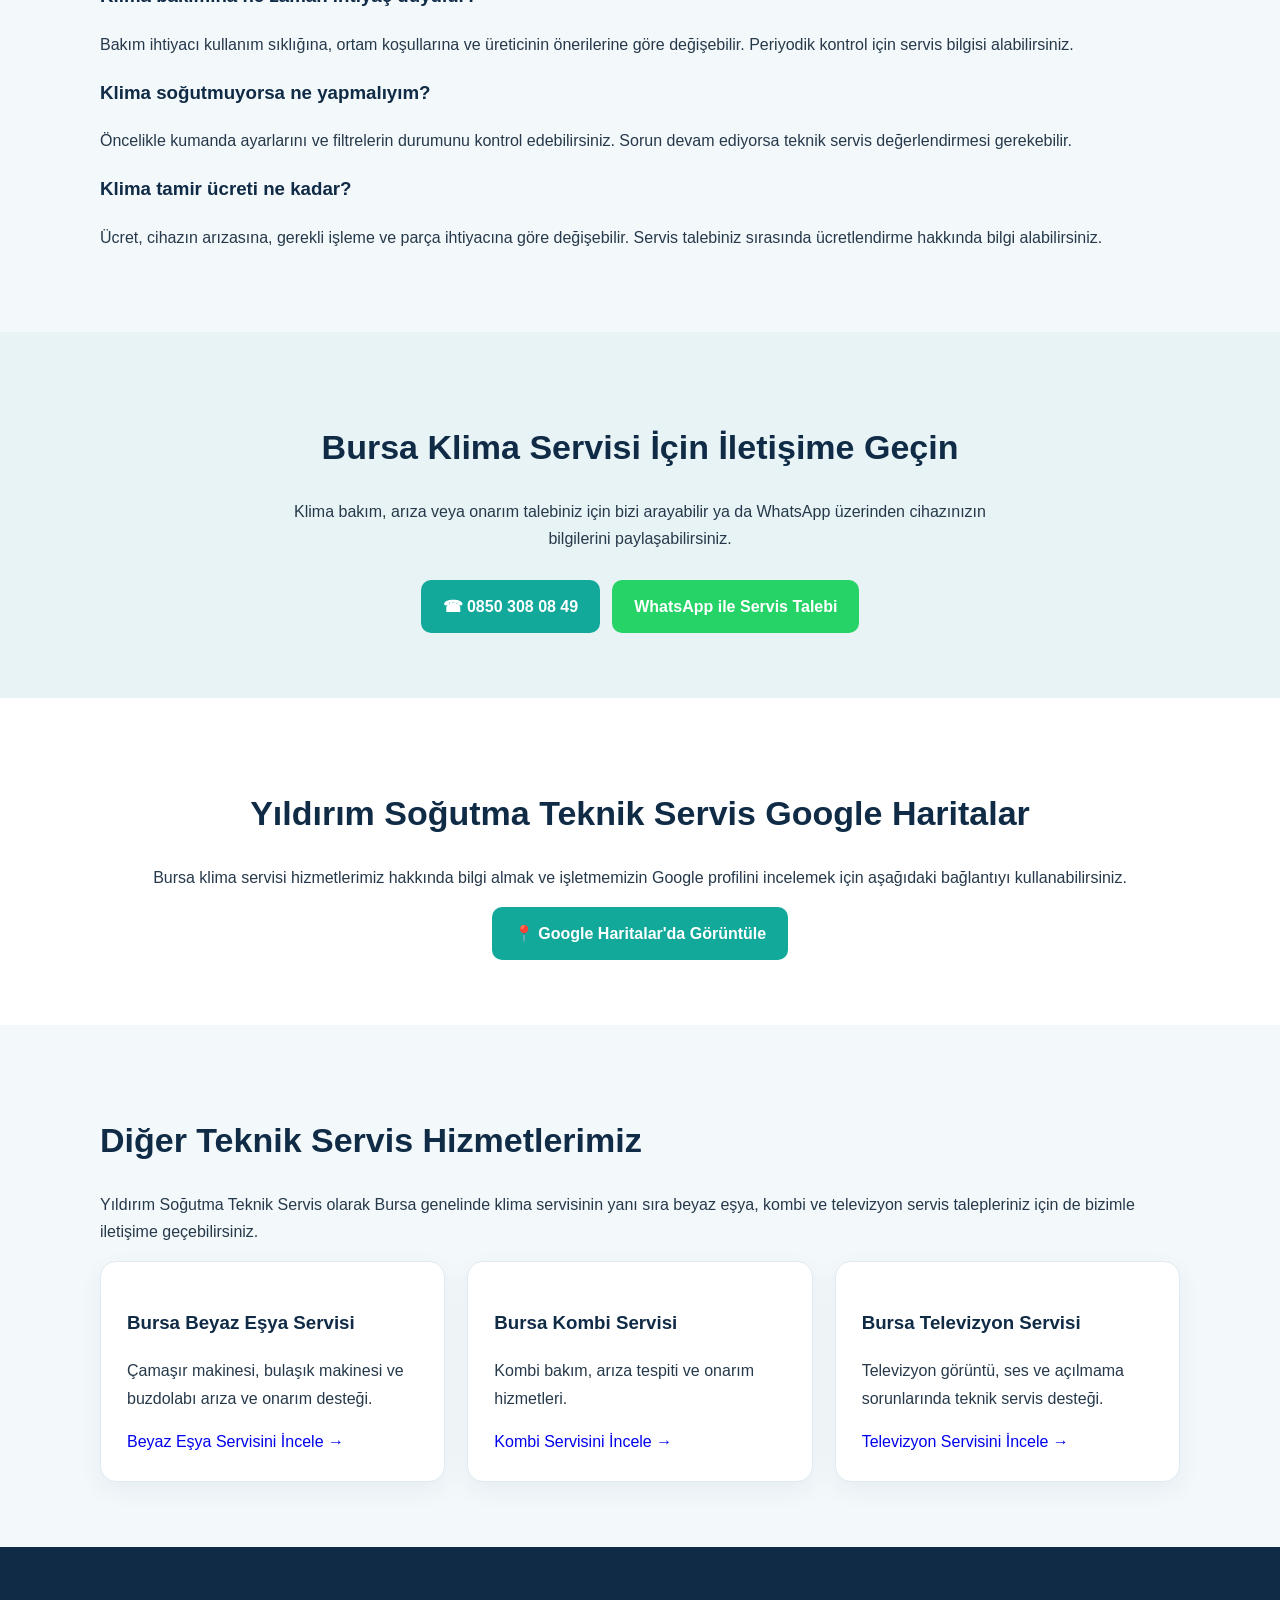
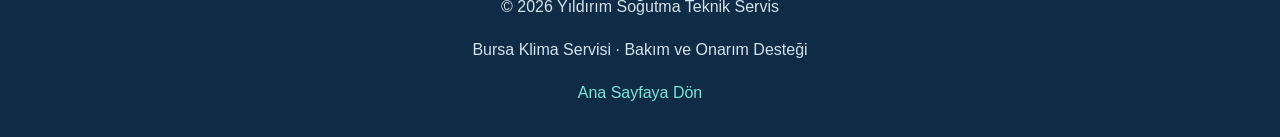
<file: klima-servisi.html>
<!DOCTYPE html>
<html lang="tr">
<head>
  <meta charset="UTF-8">
  <meta name="viewport" content="width=device-width, initial-scale=1">

  <title>Bursa Klima Servisi | Yıldırım Soğutma Teknik Servis</title>
  <meta name="description" content="Bursa klima servisi, klima bakım, arıza tespiti ve onarım hizmetleri. Yıldırım Soğutma Teknik Servis ile klima servis talebi oluşturun.">
  <meta name="robots" content="index,follow">
  <link rel="canonical" href="https://bursabeyazesyaservisi.tr/klima-servisi.html">

  <meta property="og:type" content="website">
  <meta property="og:locale" content="tr_TR">
  <meta property="og:title" content="Bursa Klima Servisi | Yıldırım Soğutma Teknik Servis">
  <meta property="og:description" content="Bursa genelinde klima bakım, arıza tespiti ve onarım desteği.">
  <meta property="og:url" content="https://bursabeyazesyaservisi.tr/klima-servisi.html">

  <style>
    :root {
      --navy: #102b46;
      --teal: #12a99b;
      --light: #f3f8fb;
      --text: #26394a;
    }

    * { box-sizing: border-box; }

    body {
      margin: 0;
      font-family: Arial, Helvetica, sans-serif;
      background: var(--light);
      color: var(--text);
      line-height: 1.7;
    }

    a { text-decoration: none; }

    .container {
      max-width: 1120px;
      margin: auto;
      padding: 0 20px;
    }

    header {
      background: var(--navy);
      color: white;
      padding: 19px 0;
    }

    .header-inner {
      display: flex;
      align-items: center;
      justify-content: space-between;
      gap: 20px;
      flex-wrap: wrap;
    }

    .brand {
      color: white;
      font-size: 20px;
      font-weight: bold;
    }

    .brand small {
      display: block;
      font-size: 12px;
      font-weight: normal;
      letter-spacing: 1.5px;
      color: #b8d5e5;
    }

    .back-link {
      color: white;
      border: 1px solid #6d8da5;
      padding: 9px 16px;
      border-radius: 9px;
    }

    .hero {
      background: linear-gradient(135deg, #102b46, #195275);
      color: white;
      padding: 75px 0;
    }

    .eyebrow {
      color: #76e6d8;
      font-size: 13px;
      font-weight: bold;
      letter-spacing: 2px;
    }

    h1 {
      font-size: clamp(32px, 5vw, 52px);
      line-height: 1.2;
      margin: 16px 0 22px;
    }

    .hero p {
      max-width: 760px;
      font-size: 18px;
      color: #e0edf5;
    }

    .buttons {
      display: flex;
      gap: 12px;
      flex-wrap: wrap;
      margin-top: 28px;
    }

    .btn {
      display: inline-block;
      padding: 13px 22px;
      border-radius: 10px;
      font-weight: bold;
    }

    .btn-phone {
      background: var(--teal);
      color: white;
    }

    .btn-wa {
      background: #25d366;
      color: white;
    }

    .content { padding: 65px 0; }

    h2 {
      color: var(--navy);
      font-size: clamp(25px, 3vw, 34px);
      line-height: 1.3;
    }

    h3 { color: var(--navy); }

    .intro {
      max-width: 850px;
      margin-bottom: 35px;
    }

    .grid {
      display: grid;
      grid-template-columns: repeat(3, 1fr);
      gap: 22px;
    }

    .card {
      background: white;
      border: 1px solid #e0eaf0;
      border-radius: 16px;
      padding: 26px;
      box-shadow: 0 8px 24px rgba(16,43,70,.06);
    }

    .card-icon {
      font-size: 32px;
      margin-bottom: 12px;
    }

    .area { background: white; }

    .area-list {
      display: flex;
      flex-wrap: wrap;
      gap: 10px;
      margin-top: 25px;
    }

    .area-list span {
      padding: 9px 15px;
      border-radius: 30px;
      background: #eaf5f7;
      color: var(--navy);
      font-weight: bold;
      font-size: 14px;
    }

    .contact {
      background: #e8f3f6;
      text-align: center;
    }

    .contact p {
      max-width: 700px;
      margin: auto;
    }

    .contact .buttons {
      justify-content: center;
    }

    footer {
      background: var(--navy);
      color: #d3e3ed;
      padding: 30px 0;
      text-align: center;
    }

    footer a { color: #76e6d8; }

    @media (max-width: 768px) {
      .grid { grid-template-columns: 1fr; }
      .hero { padding: 50px 0; }
      .hero p { font-size: 16px; }
      .buttons { flex-direction: column; }
      .btn { text-align: center; }
    }
  </style>
</head>

<body>

<header>
  <div class="container header-inner">
    <a class="brand" href="index.html">
      Yıldırım Soğutma
      <small>TEKNİK SERVİS · BURSA</small>
    </a>
    <a class="back-link" href="index.html">← Ana Sayfa</a>
  </div>
</header>

<main>

  <section class="hero">
    <div class="container">
      <div class="eyebrow">YILDIRIM SOĞUTMA TEKNİK SERVİS</div>
      <h1>Bursa Klima Servisi</h1>

      <p>
        Bursa genelinde klima bakımı, arıza tespiti
        ve onarım ihtiyaçlarınız için servis talebi
        oluşturabilirsiniz. Klimanızın markasını,
        modelini ve yaşadığınız sorunu bizimle paylaşın.
      </p>

      <div class="buttons">
        <a class="btn btn-phone" href="tel:+908503080849">
          ☎ 0850 308 08 49
        </a>

        <a class="btn btn-wa"
           href="https://wa.me/905057068598"
           target="_blank" rel="noopener">
          WhatsApp'tan Yazın
        </a>
      </div>
    </div>
  </section>

  <section class="content">
    <div class="container">
      <h2>Bursa Klima Bakım ve Onarım Hizmetleri</h2>

      <p class="intro">
        Klimanızın soğutma veya ısıtma performansında
        düşüş yaşanması, su akıtması, ses yapması
        ya da hiç çalışmaması gibi durumlarda
        teknik servis desteği gerekebilir.
        Yıldırım Soğutma Teknik Servis olarak
        Bursa genelinde klima bakım ve onarım
        talepleriniz için bizimle iletişime geçebilirsiniz.
      </p>

      <div class="grid">
        <article class="card">
          <div class="card-icon">❄️</div>
          <h3>Klima Bakımı</h3>
          <p>
            Klima filtrelerinin durumu, genel bakım
            ihtiyacı ve çalışma performansına
            yönelik servis talepleri.
          </p>
        </article>

        <article class="card">
          <div class="card-icon">🔧</div>
          <h3>Klima Arıza ve Tamir</h3>
          <p>
            Klimanın çalışmaması, hata kodu göstermesi,
            soğutmaması veya ısıtmaması gibi
            sorunlarda arıza değerlendirmesi
            ve onarım desteği.
          </p>
        </article>

        <article class="card">
          <div class="card-icon">💧</div>
          <h3>Klima Su Akıtma Sorunları</h3>
          <p>
            İç üniteden su damlaması, tahliye hattı
            sorunları ve benzeri durumlarda
            teknik kontrol ve servis desteği.
          </p>
        </article>
      </div>
    </div>
  </section>

<section class="content">
  <div class="container">

    <h2>Bursa Klima Tamiri ve Arıza Servisi</h2>

    <p>
      Bursa'da klima tamiri ve arıza tespiti
      için Yıldırım Soğutma Teknik Servis
      ile iletişime geçebilirsiniz.
      Klimanın soğutmaması, ısıtmaması,
      su akıtması veya çalışmaması gibi
      sorunlarda servis taleplerinizi
      değerlendiriyoruz.
    </p>

    <h3>Klima Neden Soğutmaz?</h3>
    <p>
      Klimanın yeterince soğutmaması;
      kirli filtreler, yanlış sıcaklık
      ayarları, hava dolaşımı sorunları
      veya soğutma sistemindeki
      arızalardan kaynaklanabilir.
      Kesin arıza tespiti için teknik
      kontrol gerekebilir.
    </p>

    <h3>Klima Neden Su Akıtır?</h3>
    <p>
      Klima iç ünitesinden su damlaması,
      yoğuşma tahliye hattındaki
      tıkanıklıklardan, drenaj sorunlarından
      veya başka teknik arızalardan
      kaynaklanabilir.
    </p>

    <h3>Klima Neden Isıtmaz?</h3>
    <p>
      Klimanın ısıtmaması; çalışma modu,
      dış ortam koşulları, sensör arızaları
      veya diğer teknik sorunlarla
      ilişkili olabilir.
    </p>

    <p>
      Osmangazi, Nilüfer, Yıldırım, Gürsu,
      Kestel, Mudanya, Gemlik ve İnegöl
      ilçelerinde klima servis uygunluğu
      hakkında bilgi almak için
      bizimle iletişime geçebilirsiniz.
    </p>

    <div class="buttons">
      <a class="btn btn-phone"
         href="tel:+908503080849">
        ☎ Klima Tamiri İçin Ara
      </a>

      <a class="btn btn-wa"
         href="https://wa.me/905057068598?text=Bursa%20klima%20tamiri%20i%C3%A7in%20bilgi%20almak%20istiyorum."
         target="_blank"
         rel="noopener noreferrer">
        WhatsApp ile Servis Talebi
      </a>
    </div>

  </div>
</section>

<section class="content">
  <div class="container">

    <h2>Bursa Klima Bakımı ve Periyodik Kontrol</h2>

    <p>
      Bursa klima bakımı hizmetleri için
      Yıldırım Soğutma Teknik Servis ile
      iletişime geçebilirsiniz. Düzenli klima
      bakımı, cihazın çalışma performansının
      korunmasına ve olası sorunların erken
      fark edilmesine yardımcı olabilir.
    </p>

    <h3>Klima Bakımı Neden Önemlidir?</h3>
    <p>
      Klima filtrelerinde ve iç ünitede
      biriken kir ve toz, hava akışını
      olumsuz etkileyebilir. Düzenli
      kontrol ve uygun temizlik işlemleri
      klimanın verimli çalışmasına
      yardımcı olabilir.
    </p>

    <h3>Klima Bakımı Ne Zaman Yapılmalıdır?</h3>
    <p>
      Klima bakım sıklığı kullanım yoğunluğuna,
      ortam koşullarına ve üreticinin
      önerilerine göre değişir.
      Genellikle yılda en az bir kez
      bakım ihtiyacının değerlendirilmesi
      önerilir.
    </p>

    <h3>Klima Bakımında Neler Kontrol Edilir?</h3>
    <p>
      Klima filtreleri, iç ve dış ünite
      çalışma durumu, hava akışı,
      yoğuşma tahliyesi ve ilgili
      teknik bileşenler cihazın
      gereksinimlerine göre kontrol edilebilir.
    </p>

    <p>
      Osmangazi, Nilüfer, Yıldırım, Gürsu,
      Kestel ve Bursa'nın diğer ilçelerinde
      klima bakım servis uygunluğu ve
      ücretlendirme hakkında bilgi alabilirsiniz.
    </p>

    <div class="buttons">
      <a class="btn btn-phone"
         href="tel:+908503080849">
        ☎ Klima Bakımı İçin Ara
      </a>

      <a class="btn btn-wa"
         href="https://wa.me/905057068598?text=Bursa%20klima%20bak%C4%B1m%C4%B1%20i%C3%A7in%20bilgi%20almak%20istiyorum."
         target="_blank"
         rel="noopener noreferrer">
        WhatsApp ile Bakım Talebi
      </a>
    </div>

  </div>
</section>

  <section class="content area">
    <div class="container">
      <h2>Bursa Klima Servisi Hizmet Bölgeleri</h2>

      <p>
        Osmangazi, Nilüfer, Yıldırım, Gürsu ve Kestel
        başta olmak üzere Bursa'nın farklı ilçelerinden
        klima servis taleplerinizi iletebilirsiniz.
        Bölgenizdeki servis uygunluğunu
        telefon veya WhatsApp üzerinden öğrenebilirsiniz.
      </p>

      <div class="area-list">
        <span>Osmangazi</span>
        <span>Nilüfer</span>
        <span>Yıldırım</span>
        <span>Gürsu</span>
        <span>Kestel</span>
        <span>Mudanya</span>
        <span>Gemlik</span>
        <span>İnegöl</span>
      </div>
    </div>
  </section>

  <section class="content">
    <div class="container">
      <h2>Sık Sorulan Sorular</h2>

      <h3>Klima bakımına ne zaman ihtiyaç duyulur?</h3>
      <p>
        Bakım ihtiyacı kullanım sıklığına, ortam
        koşullarına ve üreticinin önerilerine göre
        değişebilir. Periyodik kontrol için
        servis bilgisi alabilirsiniz.
      </p>

      <h3>Klima soğutmuyorsa ne yapmalıyım?</h3>
      <p>
        Öncelikle kumanda ayarlarını ve filtrelerin
        durumunu kontrol edebilirsiniz. Sorun devam
        ediyorsa teknik servis değerlendirmesi
        gerekebilir.
      </p>

      <h3>Klima tamir ücreti ne kadar?</h3>
      <p>
        Ücret, cihazın arızasına, gerekli işleme
        ve parça ihtiyacına göre değişebilir.
        Servis talebiniz sırasında ücretlendirme
        hakkında bilgi alabilirsiniz.
      </p>
    </div>
  </section>

  <section class="content contact">
    <div class="container">
      <h2>Bursa Klima Servisi İçin İletişime Geçin</h2>

      <p>
        Klima bakım, arıza veya onarım talebiniz
        için bizi arayabilir ya da WhatsApp üzerinden
        cihazınızın bilgilerini paylaşabilirsiniz.
      </p>

      <div class="buttons">
        <a class="btn btn-phone" href="tel:+908503080849">
          ☎ 0850 308 08 49
        </a>

        <a class="btn btn-wa"
           href="https://wa.me/905057068598"
           target="_blank" rel="noopener">
          WhatsApp ile Servis Talebi
        </a>
      </div>
    </div>
  </section>

<section class="content area">
  <div class="container" style="text-align:center;">

    <h2>Yıldırım Soğutma Teknik Servis Google Haritalar</h2>

    <p>
      Bursa klima servisi hizmetlerimiz hakkında
      bilgi almak ve işletmemizin Google
      profilini incelemek için aşağıdaki
      bağlantıyı kullanabilirsiniz.
    </p>

    <a class="btn btn-phone"
       href="https://share.google/vYoqN0vPF4rA6oPTm"
       target="_blank"
       rel="noopener noreferrer">
      📍 Google Haritalar'da Görüntüle
    </a>

  </div>
</section>

<section class="content">
  <div class="container">

    <h2>Diğer Teknik Servis Hizmetlerimiz</h2>

    <p>
      Yıldırım Soğutma Teknik Servis olarak
      Bursa genelinde klima servisinin yanı sıra
      beyaz eşya, kombi ve televizyon
      servis talepleriniz için de
      bizimle iletişime geçebilirsiniz.
    </p>

    <div class="grid">

      <article class="card">
        <h3>Bursa Beyaz Eşya Servisi</h3>
        <p>
          Çamaşır makinesi, bulaşık makinesi
          ve buzdolabı arıza ve onarım desteği.
        </p>
        <a href="beyaz-esya-servisi.html">
          Beyaz Eşya Servisini İncele →
        </a>
      </article>

      <article class="card">
        <h3>Bursa Kombi Servisi</h3>
        <p>
          Kombi bakım, arıza tespiti
          ve onarım hizmetleri.
        </p>
        <a href="kombi-servisi.html">
          Kombi Servisini İncele →
        </a>
      </article>

      <article class="card">
        <h3>Bursa Televizyon Servisi</h3>
        <p>
          Televizyon görüntü, ses
          ve açılmama sorunlarında
          teknik servis desteği.
        </p>
        <a href="televizyon-servisi.html">
          Televizyon Servisini İncele →
        </a>
      </article>

    </div>
  </div>
</section>

</main>

<footer>
  <div class="container">
    <p>© 2026 Yıldırım Soğutma Teknik Servis</p>
    <p>Bursa Klima Servisi · Bakım ve Onarım Desteği</p>
    <a href="index.html">Ana Sayfaya Dön</a>
  </div>
</footer>

</body>
</html>
</file>
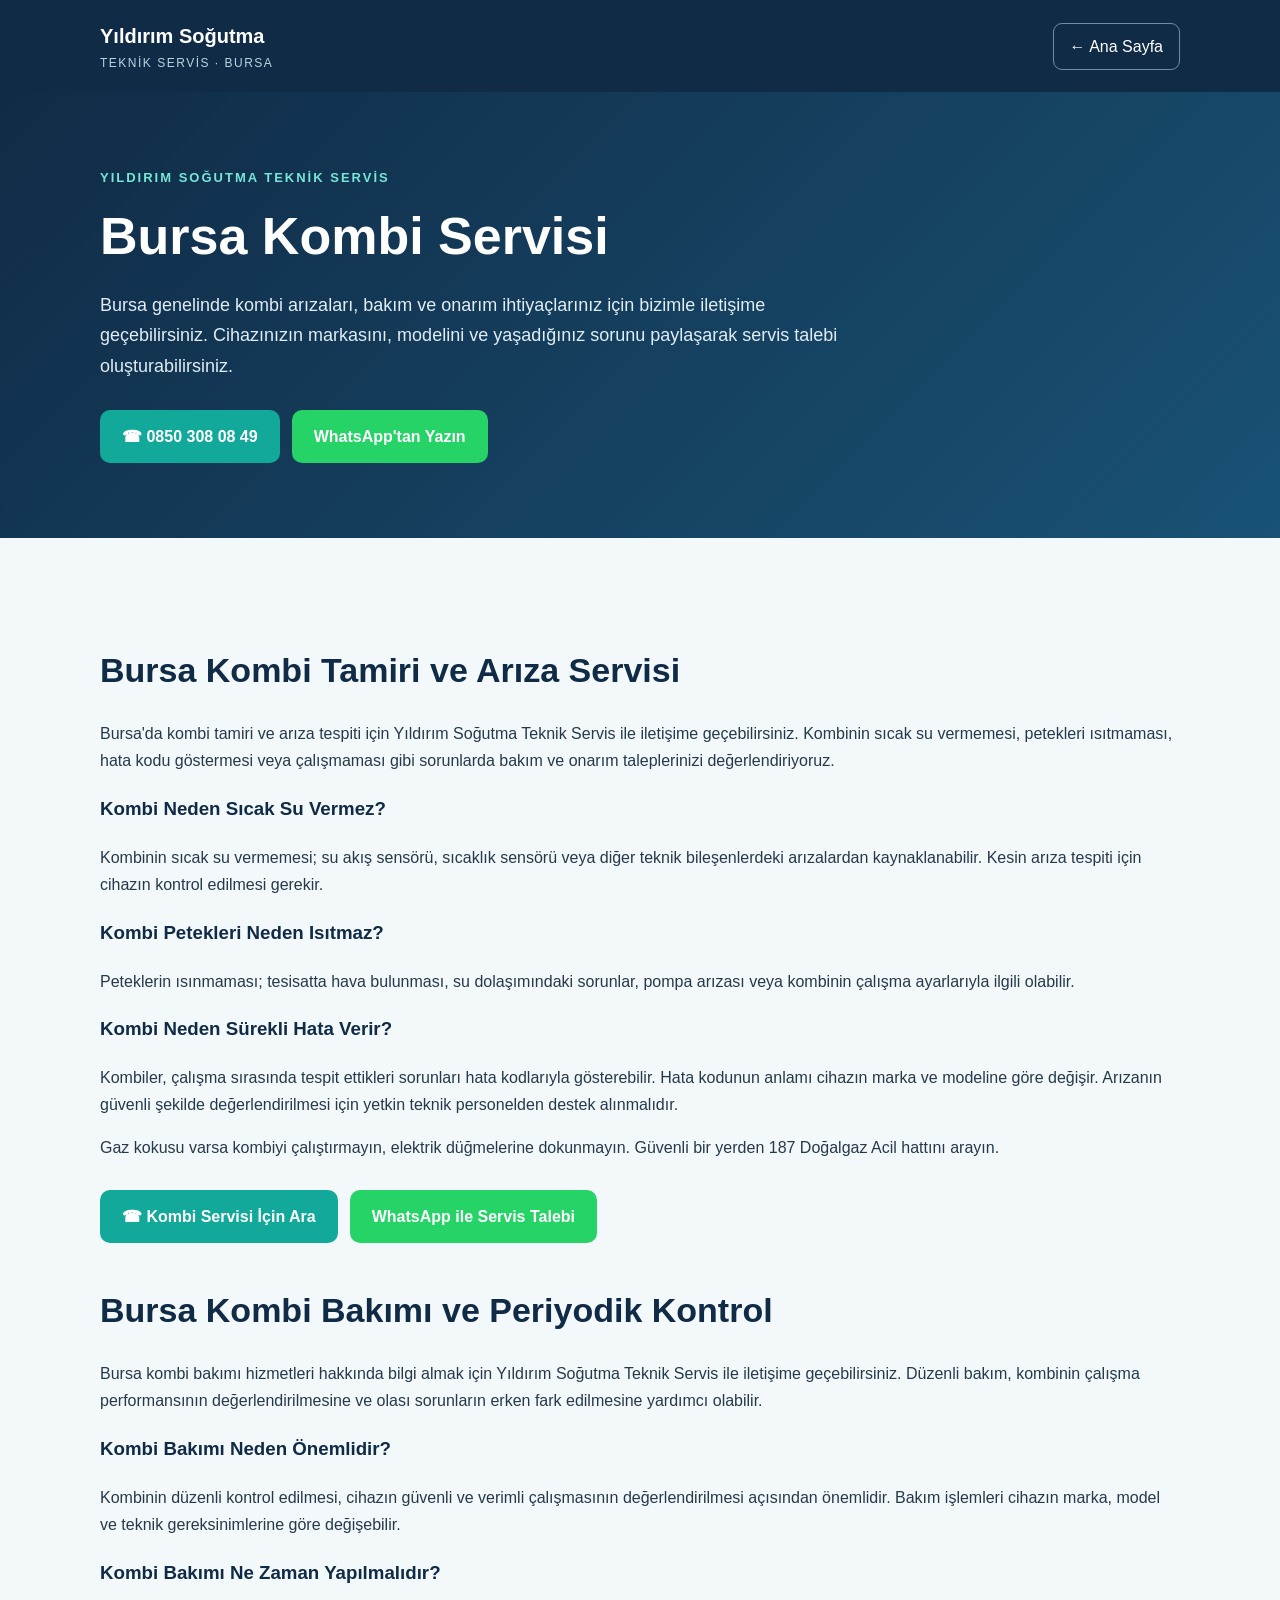
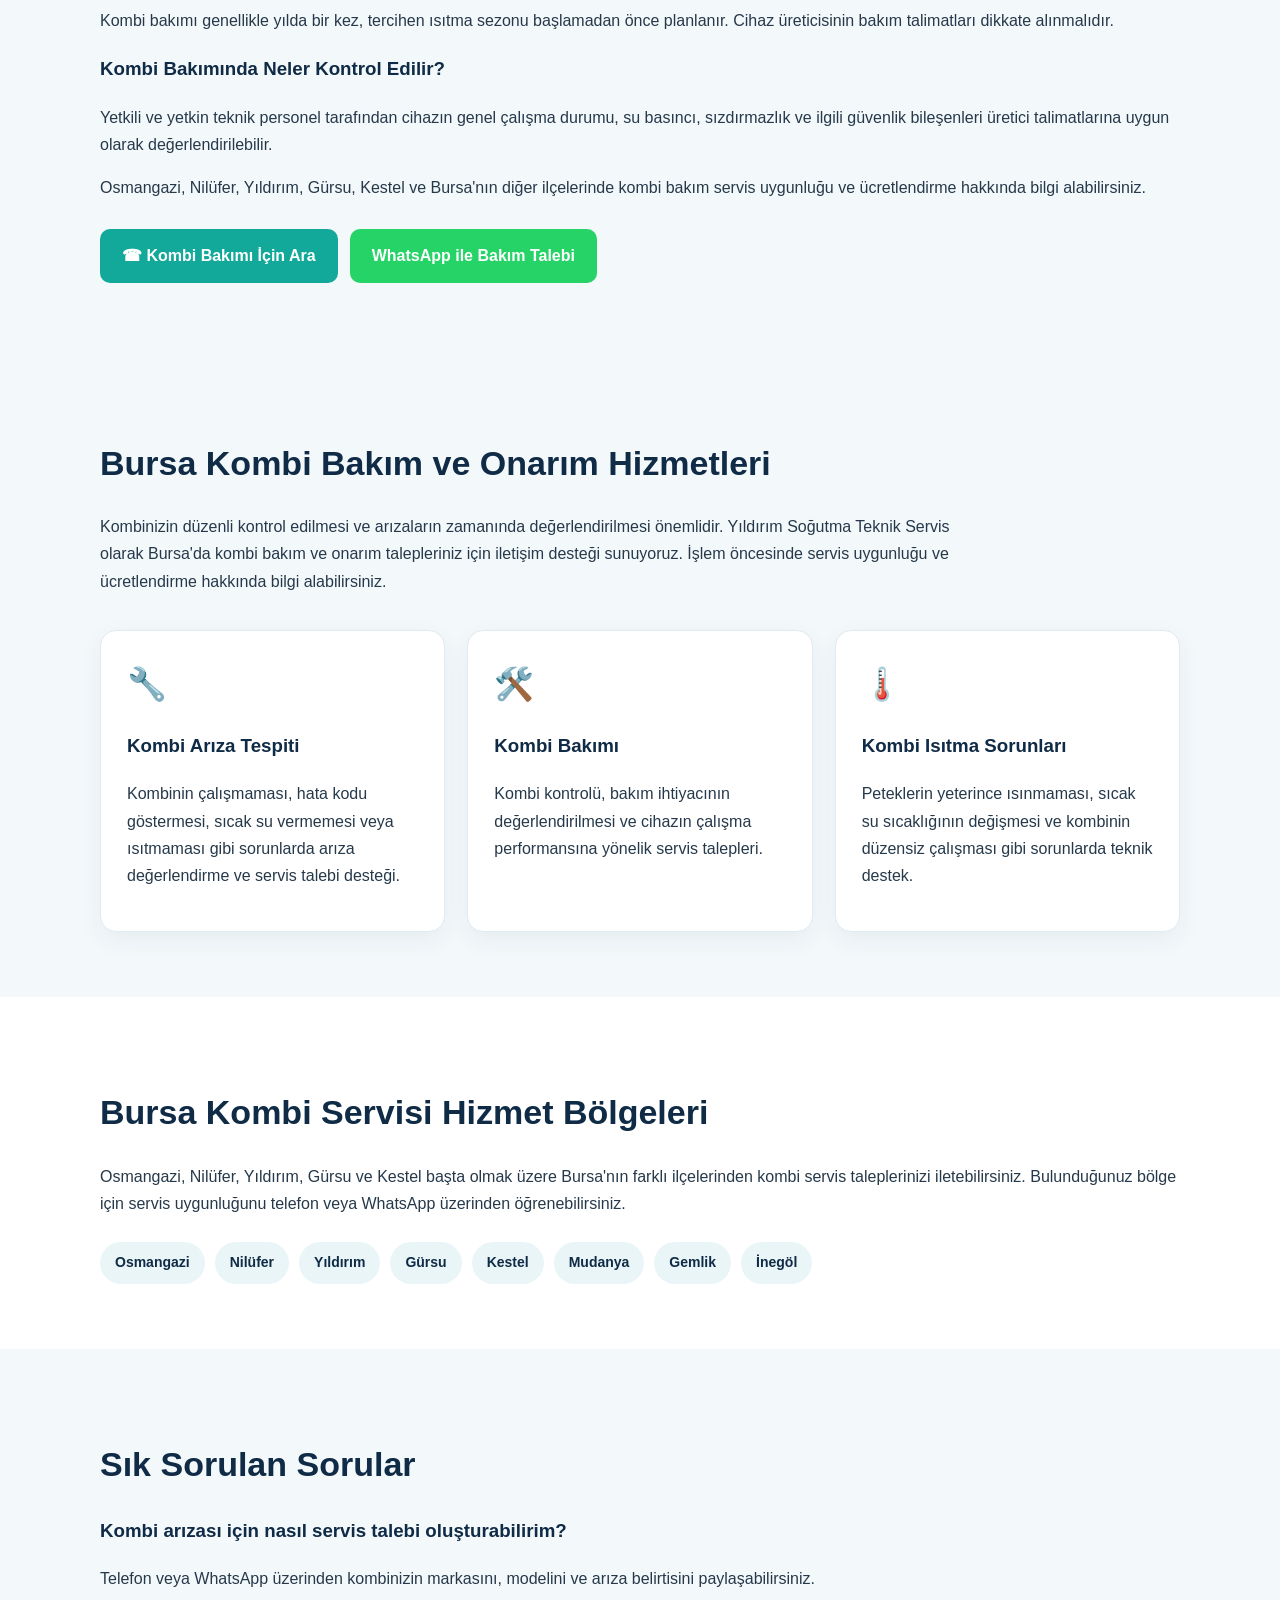
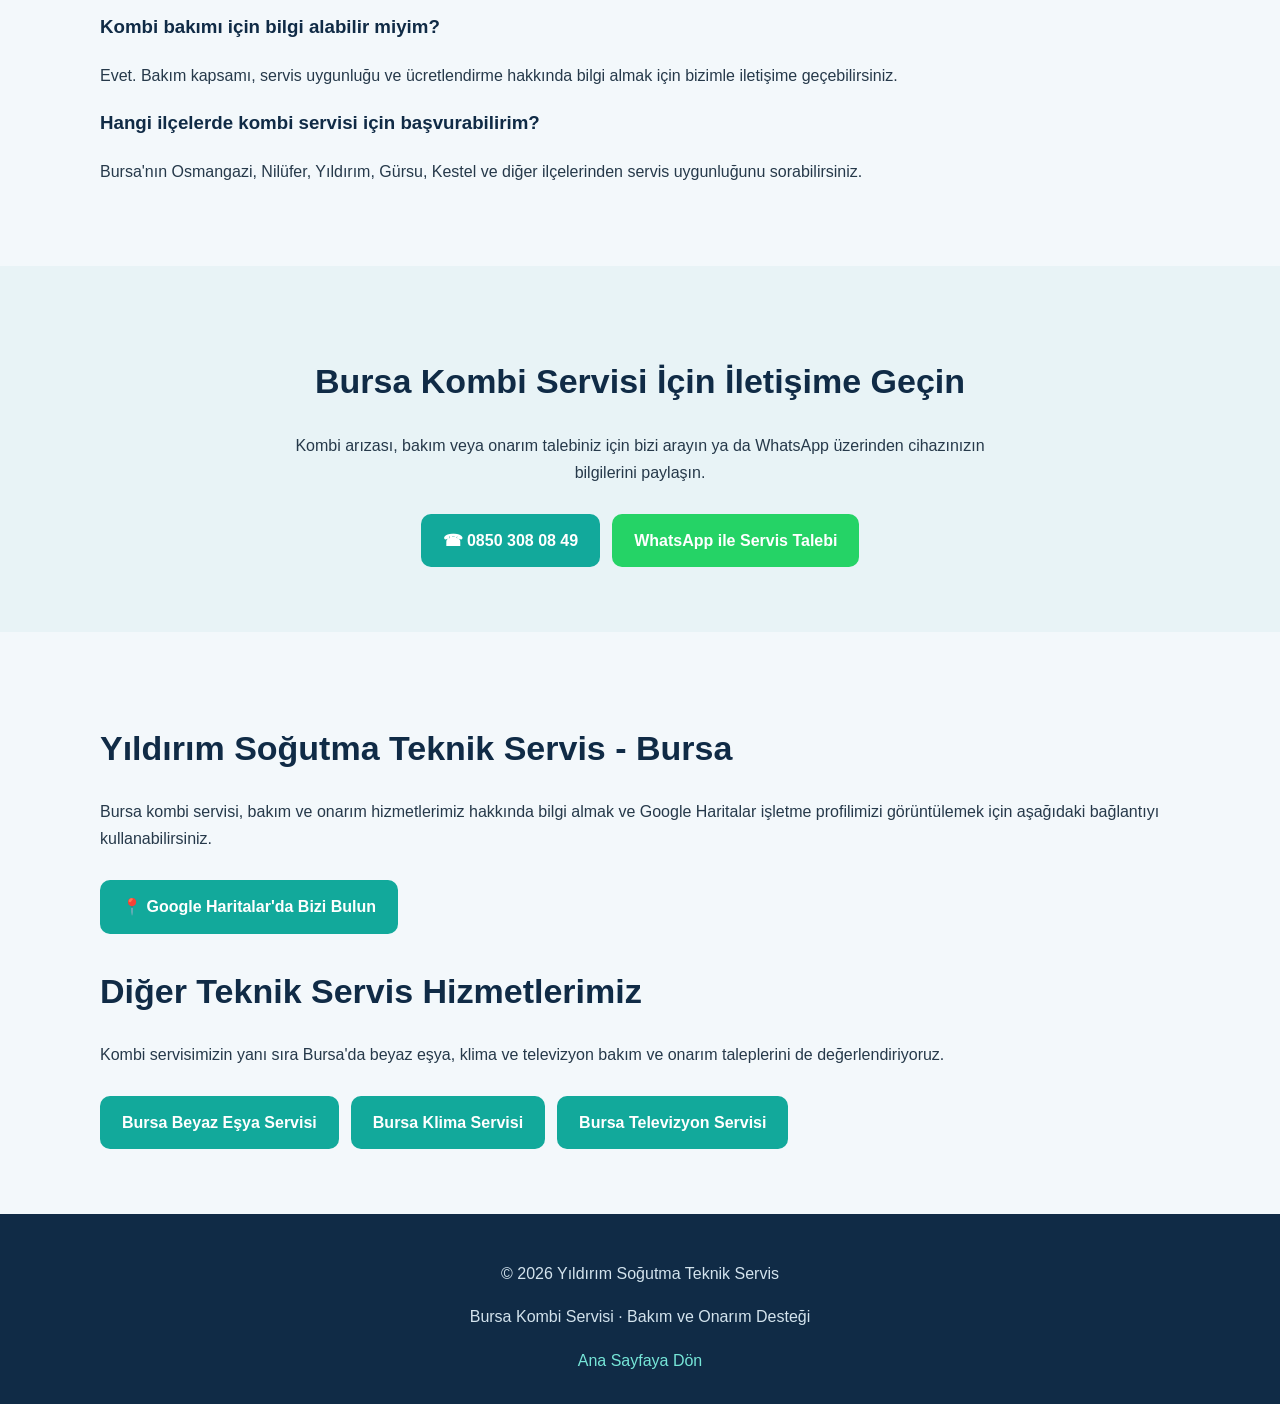
<file: kombi-servisi.html>
<!DOCTYPE html>
<html lang="tr">
<head>
  <meta charset="UTF-8">
  <meta name="viewport" content="width=device-width, initial-scale=1">

  <title>Bursa Kombi Servisi | Yıldırım Soğutma Teknik Servis</title>
  <meta name="description" content="Bursa kombi servisi, kombi arıza tespiti, bakım ve onarım desteği. Yıldırım Soğutma Teknik Servis ile servis talebi oluşturun.">
  <meta name="robots" content="index,follow">
  <link rel="canonical" href="https://bursabeyazesyaservisi.tr/kombi-servisi.html">

  <meta property="og:type" content="website">
  <meta property="og:locale" content="tr_TR">
  <meta property="og:title" content="Bursa Kombi Servisi | Yıldırım Soğutma Teknik Servis">
  <meta property="og:description" content="Bursa genelinde kombi arıza tespiti, bakım ve onarım hizmetleri hakkında bilgi alın.">
  <meta property="og:url" content="https://bursabeyazesyaservisi.tr/kombi-servisi.html">

  <style>
    :root {
      --navy: #102b46;
      --teal: #12a99b;
      --light: #f3f8fb;
      --text: #26394a;
    }

    * { box-sizing: border-box; }

    body {
      margin: 0;
      font-family: Arial, Helvetica, sans-serif;
      background: var(--light);
      color: var(--text);
      line-height: 1.7;
    }

    a { text-decoration: none; }

    .container {
      max-width: 1120px;
      margin: auto;
      padding: 0 20px;
    }

    header {
      background: var(--navy);
      color: white;
      padding: 19px 0;
    }

    .header-inner {
      display: flex;
      align-items: center;
      justify-content: space-between;
      gap: 20px;
      flex-wrap: wrap;
    }

    .brand {
      color: white;
      font-size: 20px;
      font-weight: bold;
    }

    .brand small {
      display: block;
      font-size: 12px;
      font-weight: normal;
      letter-spacing: 1.5px;
      color: #b8d5e5;
    }

    .back-link {
      color: white;
      border: 1px solid #6d8da5;
      padding: 9px 16px;
      border-radius: 9px;
    }

    .hero {
      background: linear-gradient(135deg, #102b46, #195275);
      color: white;
      padding: 75px 0;
    }

    .eyebrow {
      color: #76e6d8;
      font-size: 13px;
      font-weight: bold;
      letter-spacing: 2px;
    }

    h1 {
      font-size: clamp(32px, 5vw, 52px);
      line-height: 1.2;
      margin: 16px 0 22px;
    }

    .hero p {
      max-width: 760px;
      font-size: 18px;
      color: #e0edf5;
    }

    .buttons {
      display: flex;
      gap: 12px;
      flex-wrap: wrap;
      margin-top: 28px;
    }

    .btn {
      display: inline-block;
      padding: 13px 22px;
      border-radius: 10px;
      font-weight: bold;
    }

    .btn-phone {
      background: var(--teal);
      color: white;
    }

    .btn-wa {
      background: #25d366;
      color: white;
    }

    .content { padding: 65px 0; }

    h2 {
      color: var(--navy);
      font-size: clamp(25px, 3vw, 34px);
      line-height: 1.3;
    }

    h3 { color: var(--navy); }

    .intro {
      max-width: 850px;
      margin-bottom: 35px;
    }

    .grid {
      display: grid;
      grid-template-columns: repeat(3, 1fr);
      gap: 22px;
    }

    .card {
      background: white;
      border: 1px solid #e0eaf0;
      border-radius: 16px;
      padding: 26px;
      box-shadow: 0 8px 24px rgba(16,43,70,.06);
    }

    .card-icon {
      font-size: 32px;
      margin-bottom: 12px;
    }

    .area { background: white; }

    .area-list {
      display: flex;
      flex-wrap: wrap;
      gap: 10px;
      margin-top: 25px;
    }

    .area-list span {
      padding: 9px 15px;
      border-radius: 30px;
      background: #eaf5f7;
      color: var(--navy);
      font-weight: bold;
      font-size: 14px;
    }

    .contact {
      background: #e8f3f6;
      text-align: center;
    }

    .contact p {
      max-width: 700px;
      margin: auto;
    }

    .contact .buttons {
      justify-content: center;
    }

    footer {
      background: var(--navy);
      color: #d3e3ed;
      padding: 30px 0;
      text-align: center;
    }

   
footer a { color: #76e6d8; }

@media (max-width: 768px) {
  .grid { grid-template-columns: 1fr; }
  .hero { padding: 50px 0; }
  .hero p { font-size: 16px; }
  .buttons { flex-direction: column; }
  .btn { text-align: center; }
}

/* Kombi tamiri ve bakimi bolumlerinde okunabilirlik */
.content:not(.area):not(.contact) {
  background: #f3f8fb !important;
  color: #26394a !important;
}

.content:not(.area):not(.contact) h2,
.content:not(.area):not(.contact) h3 {
  color: #102b46 !important;
}

.content:not(.area):not(.contact) p {
  color: #26394a !important;
}

  </style>
</head>

<body>

<header>
  <div class="container header-inner">
    <a class="brand" href="index.html">
      Yıldırım Soğutma
      <small>TEKNİK SERVİS · BURSA</small>
    </a>

    <a class="back-link" href="index.html">← Ana Sayfa</a>
  </div>
</header>

<main>

  <section class="hero">
    <div class="container">
      <div class="eyebrow">YILDIRIM SOĞUTMA TEKNİK SERVİS</div>
      <h1>Bursa Kombi Servisi</h1>

      <p>
        Bursa genelinde kombi arızaları, bakım ve onarım
        ihtiyaçlarınız için bizimle iletişime geçebilirsiniz.
        Cihazınızın markasını, modelini ve yaşadığınız sorunu
        paylaşarak servis talebi oluşturabilirsiniz.
      </p>

      <div class="buttons">
        <a class="btn btn-phone" href="tel:+908503080849">
          ☎ 0850 308 08 49
        </a>

        <a class="btn btn-wa"
           href="https://wa.me/905057068598"
           target="_blank" rel="noopener">
          WhatsApp'tan Yazın
        </a>
  
      </div>
    </div>
  </section>

  <section class="content">
    <div class="container">

      <div style="margin-top:45px;">

  <h2>Bursa Kombi Tamiri ve Arıza Servisi</h2>

  <p>
    Bursa'da kombi tamiri ve arıza tespiti
    için Yıldırım Soğutma Teknik Servis
    ile iletişime geçebilirsiniz.
    Kombinin sıcak su vermemesi, petekleri
    ısıtmaması, hata kodu göstermesi veya
    çalışmaması gibi sorunlarda bakım ve
    onarım taleplerinizi değerlendiriyoruz.
  </p>

  <h3>Kombi Neden Sıcak Su Vermez?</h3>
  <p>
    Kombinin sıcak su vermemesi; su akış
    sensörü, sıcaklık sensörü veya diğer
    teknik bileşenlerdeki arızalardan
    kaynaklanabilir. Kesin arıza tespiti
    için cihazın kontrol edilmesi gerekir.
  </p>

  <h3>Kombi Petekleri Neden Isıtmaz?</h3>
  <p>
    Peteklerin ısınmaması; tesisatta hava
    bulunması, su dolaşımındaki sorunlar,
    pompa arızası veya kombinin çalışma
    ayarlarıyla ilgili olabilir.
  </p>

  <h3>Kombi Neden Sürekli Hata Verir?</h3>
  <p>
    Kombiler, çalışma sırasında tespit
    ettikleri sorunları hata kodlarıyla
    gösterebilir. Hata kodunun anlamı
    cihazın marka ve modeline göre değişir.
    Arızanın güvenli şekilde değerlendirilmesi
    için yetkin teknik personelden destek alınmalıdır.
  </p>

  <p>
    Gaz kokusu varsa kombiyi çalıştırmayın,
    elektrik düğmelerine dokunmayın.
    Güvenli bir yerden 187 Doğalgaz Acil
    hattını arayın.
  </p>

  <div class="buttons">
    <a class="btn btn-phone"
       href="tel:+908503080849">
      ☎ Kombi Servisi İçin Ara
    </a>

    <a class="btn btn-wa"
       href="https://wa.me/905057068598?text=Bursa%20kombi%20tamiri%20i%C3%A7in%20bilgi%20almak%20istiyorum."
       target="_blank"
       rel="noopener noreferrer">
      WhatsApp ile Servis Talebi
    </a>
  </div>
</div>

<div style="margin-top:45px;">
  <h2>Bursa Kombi Bakımı ve Periyodik Kontrol</h2>

  <p>
    Bursa kombi bakımı hizmetleri hakkında bilgi
    almak için Yıldırım Soğutma Teknik Servis
    ile iletişime geçebilirsiniz. Düzenli bakım,
    kombinin çalışma performansının
    değerlendirilmesine ve olası sorunların
    erken fark edilmesine yardımcı olabilir.
  </p>

  <h3>Kombi Bakımı Neden Önemlidir?</h3>
  <p>
    Kombinin düzenli kontrol edilmesi,
    cihazın güvenli ve verimli çalışmasının
    değerlendirilmesi açısından önemlidir.
    Bakım işlemleri cihazın marka, model
    ve teknik gereksinimlerine göre değişebilir.
  </p>

  <h3>Kombi Bakımı Ne Zaman Yapılmalıdır?</h3>
  <p>
    Kombi bakımı genellikle yılda bir kez,
    tercihen ısıtma sezonu başlamadan önce
    planlanır. Cihaz üreticisinin bakım
    talimatları dikkate alınmalıdır.
  </p>

  <h3>Kombi Bakımında Neler Kontrol Edilir?</h3>
  <p>
    Yetkili ve yetkin teknik personel tarafından
    cihazın genel çalışma durumu, su basıncı,
    sızdırmazlık ve ilgili güvenlik bileşenleri
    üretici talimatlarına uygun olarak
    değerlendirilebilir.
  </p>

  <p>
    Osmangazi, Nilüfer, Yıldırım, Gürsu,
    Kestel ve Bursa'nın diğer ilçelerinde
    kombi bakım servis uygunluğu ve
    ücretlendirme hakkında bilgi alabilirsiniz.
  </p>

  <div class="buttons">
    <a class="btn btn-phone"
       href="tel:+908503080849">
      ☎ Kombi Bakımı İçin Ara
    </a>

    <a class="btn btn-wa"
       href="https://wa.me/905057068598?text=Bursa%20kombi%20bak%C4%B1m%C4%B1%20i%C3%A7in%20bilgi%20almak%20istiyorum."
       target="_blank"
       rel="noopener noreferrer">
      WhatsApp ile Bakım Talebi
    </a>
  </div>
</div>

    </div>
  </section>

  <section class="content">
    <div class="container">
      <h2>Bursa Kombi Bakım ve Onarım Hizmetleri</h2>

      <p class="intro">
        Kombinizin düzenli kontrol edilmesi ve arızaların
        zamanında değerlendirilmesi önemlidir.
        Yıldırım Soğutma Teknik Servis olarak
        Bursa'da kombi bakım ve onarım talepleriniz
        için iletişim desteği sunuyoruz.
        İşlem öncesinde servis uygunluğu ve
        ücretlendirme hakkında bilgi alabilirsiniz.
      </p>

      <div class="grid">
        <article class="card">
          <div class="card-icon">🔧</div>
          <h3>Kombi Arıza Tespiti</h3>
          <p>
            Kombinin çalışmaması, hata kodu göstermesi,
            sıcak su vermemesi veya ısıtmaması gibi
            sorunlarda arıza değerlendirme ve
            servis talebi desteği.
          </p>
        </article>

        <article class="card">
          <div class="card-icon">🛠️</div>
          <h3>Kombi Bakımı</h3>
          <p>
            Kombi kontrolü, bakım ihtiyacının
            değerlendirilmesi ve cihazın çalışma
            performansına yönelik servis talepleri.
          </p>
        </article>

        <article class="card">
          <div class="card-icon">🌡️</div>
          <h3>Kombi Isıtma Sorunları</h3>
          <p>
            Peteklerin yeterince ısınmaması,
            sıcak su sıcaklığının değişmesi
            ve kombinin düzensiz çalışması
            gibi sorunlarda teknik destek.
          </p>
        </article>
      </div>
    </div>
  </section>

  <section class="content area">
    <div class="container">
      <h2>Bursa Kombi Servisi Hizmet Bölgeleri</h2>

      <p>
        Osmangazi, Nilüfer, Yıldırım, Gürsu ve Kestel
        başta olmak üzere Bursa'nın farklı ilçelerinden
        kombi servis taleplerinizi iletebilirsiniz.
        Bulunduğunuz bölge için servis uygunluğunu
        telefon veya WhatsApp üzerinden öğrenebilirsiniz.
      </p>

      <div class="area-list">
        <span>Osmangazi</span>
        <span>Nilüfer</span>
        <span>Yıldırım</span>
        <span>Gürsu</span>
        <span>Kestel</span>
        <span>Mudanya</span>
        <span>Gemlik</span>
        <span>İnegöl</span>
      </div>
    </div>
  </section>

  <section class="content">
    <div class="container">
      <h2>Sık Sorulan Sorular</h2>

      <h3>Kombi arızası için nasıl servis talebi oluşturabilirim?</h3>
      <p>
        Telefon veya WhatsApp üzerinden kombinizin
        markasını, modelini ve arıza belirtisini
        paylaşabilirsiniz.
      </p>

      <h3>Kombi bakımı için bilgi alabilir miyim?</h3>
      <p>
        Evet. Bakım kapsamı, servis uygunluğu
        ve ücretlendirme hakkında bilgi almak
        için bizimle iletişime geçebilirsiniz.
      </p>

      <h3>Hangi ilçelerde kombi servisi için başvurabilirim?</h3>
      <p>
        Bursa'nın Osmangazi, Nilüfer, Yıldırım,
        Gürsu, Kestel ve diğer ilçelerinden
        servis uygunluğunu sorabilirsiniz.
      </p>
    </div>
  </section>

  <section class="content contact">
    <div class="container">
      <h2>Bursa Kombi Servisi İçin İletişime Geçin</h2>

      <p>
        Kombi arızası, bakım veya onarım talebiniz
        için bizi arayın ya da WhatsApp üzerinden
        cihazınızın bilgilerini paylaşın.
      </p>

      <div class="buttons">
        <a class="btn btn-phone" href="tel:+908503080849">
          ☎ 0850 308 08 49
        </a>

        <a class="btn btn-wa"
           href="https://wa.me/905057068598"
           target="_blank" rel="noopener">
          WhatsApp ile Servis Talebi
        </a>
      </div>
    </div>
  </section>

<section class="content" style="background:#ffffff;">
  <div class="container">
    <h2>Yıldırım Soğutma Teknik Servis - Bursa</h2>

    <p>
      Bursa kombi servisi, bakım ve onarım
      hizmetlerimiz hakkında bilgi almak
      ve Google Haritalar işletme profilimizi
      görüntülemek için aşağıdaki bağlantıyı
      kullanabilirsiniz.
    </p>

    <div class="buttons">
      <a class="btn btn-phone"
         href="https://share.google/vYoqN0vPF4rA6oPTm"
         target="_blank"
         rel="noopener noreferrer">
        📍 Google Haritalar'da Bizi Bulun
      </a>
    </div>

    <h2 style="margin-top:35px;">
      Diğer Teknik Servis Hizmetlerimiz
    </h2>

    <p>
      Kombi servisimizin yanı sıra Bursa'da
      beyaz eşya, klima ve televizyon bakım
      ve onarım taleplerini de değerlendiriyoruz.
    </p>

    <div class="buttons">
      <a class="btn btn-phone"
         href="beyaz-esya-servisi.html">
        Bursa Beyaz Eşya Servisi
      </a>

      <a class="btn btn-phone"
         href="klima-servisi.html">
        Bursa Klima Servisi
      </a>

      <a class="btn btn-phone"
         href="televizyon-servisi.html">
        Bursa Televizyon Servisi
      </a>
    </div>
  </div>
</section>

</main>

<footer>
  <div class="container">
    <p>© 2026 Yıldırım Soğutma Teknik Servis</p>
    <p>Bursa Kombi Servisi · Bakım ve Onarım Desteği</p>
    <a href="index.html">Ana Sayfaya Dön</a>
  </div>
</footer>

</body>
</html>
</file>
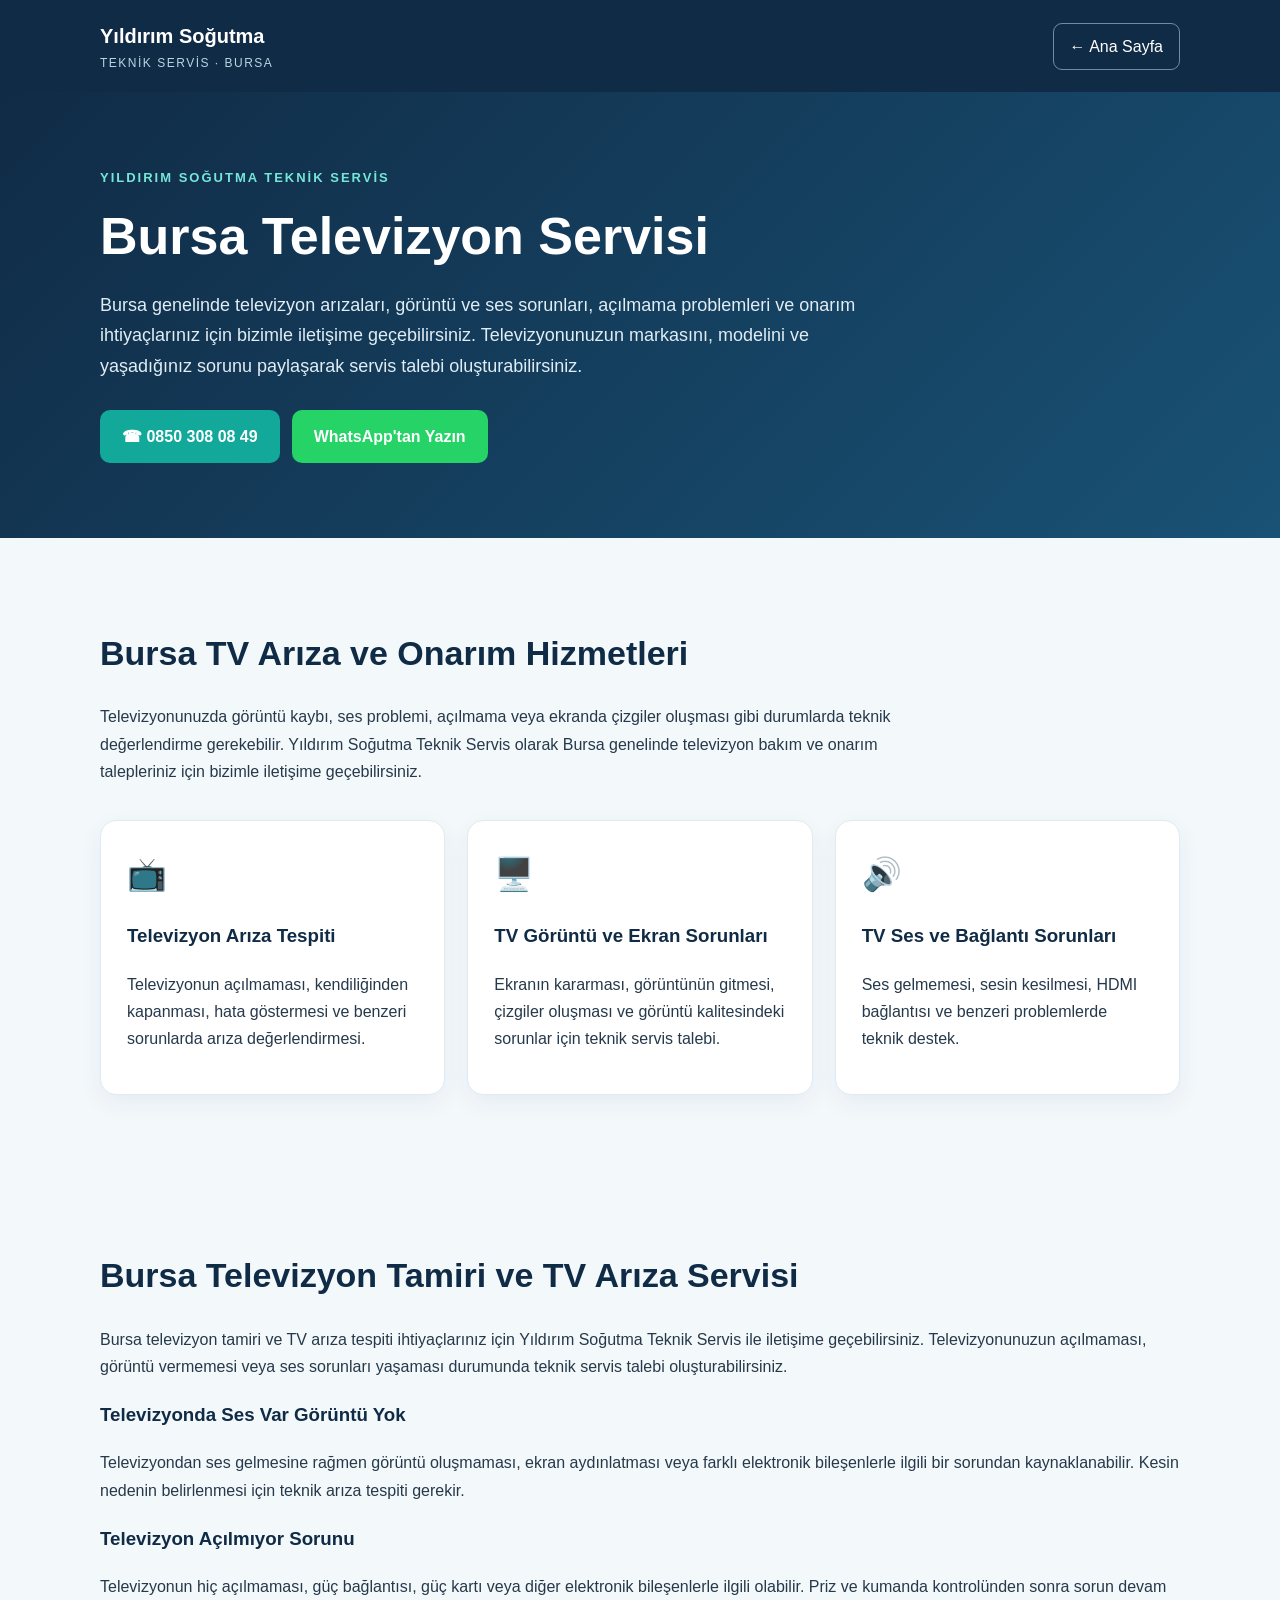
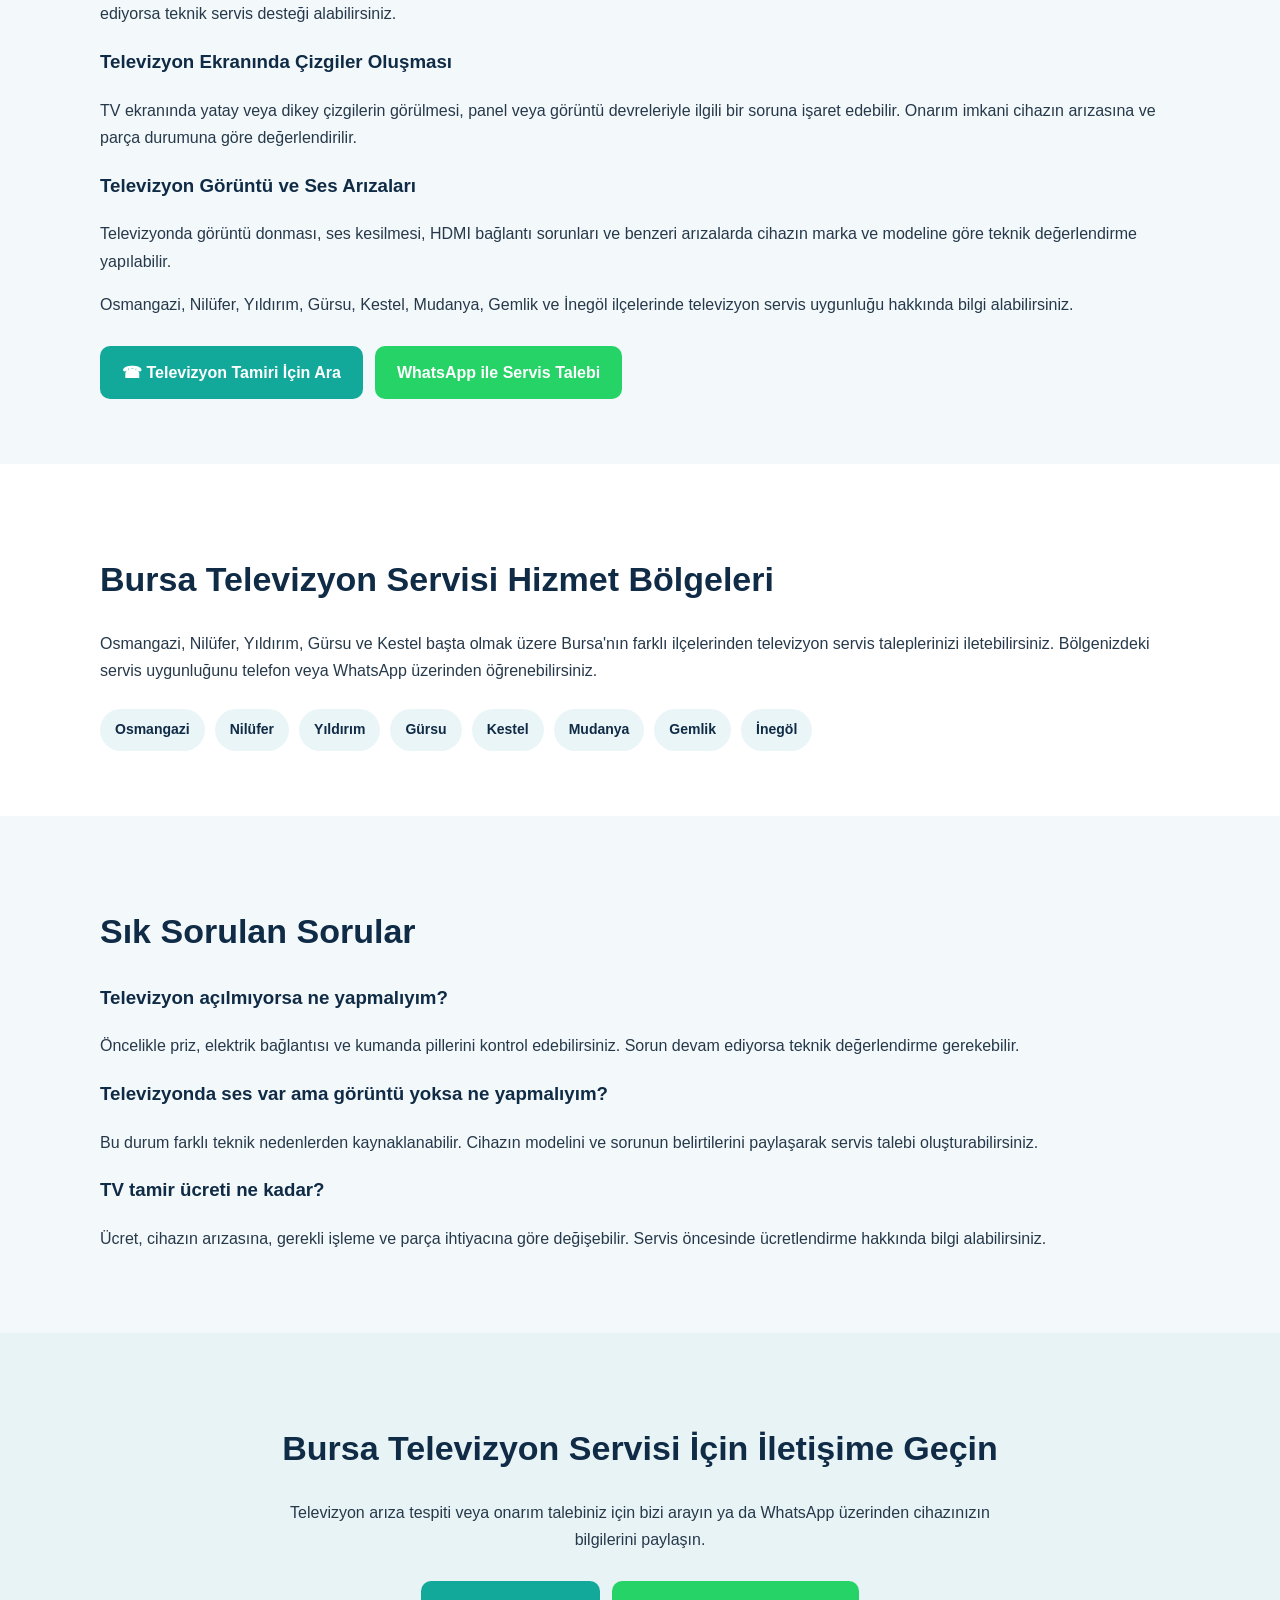
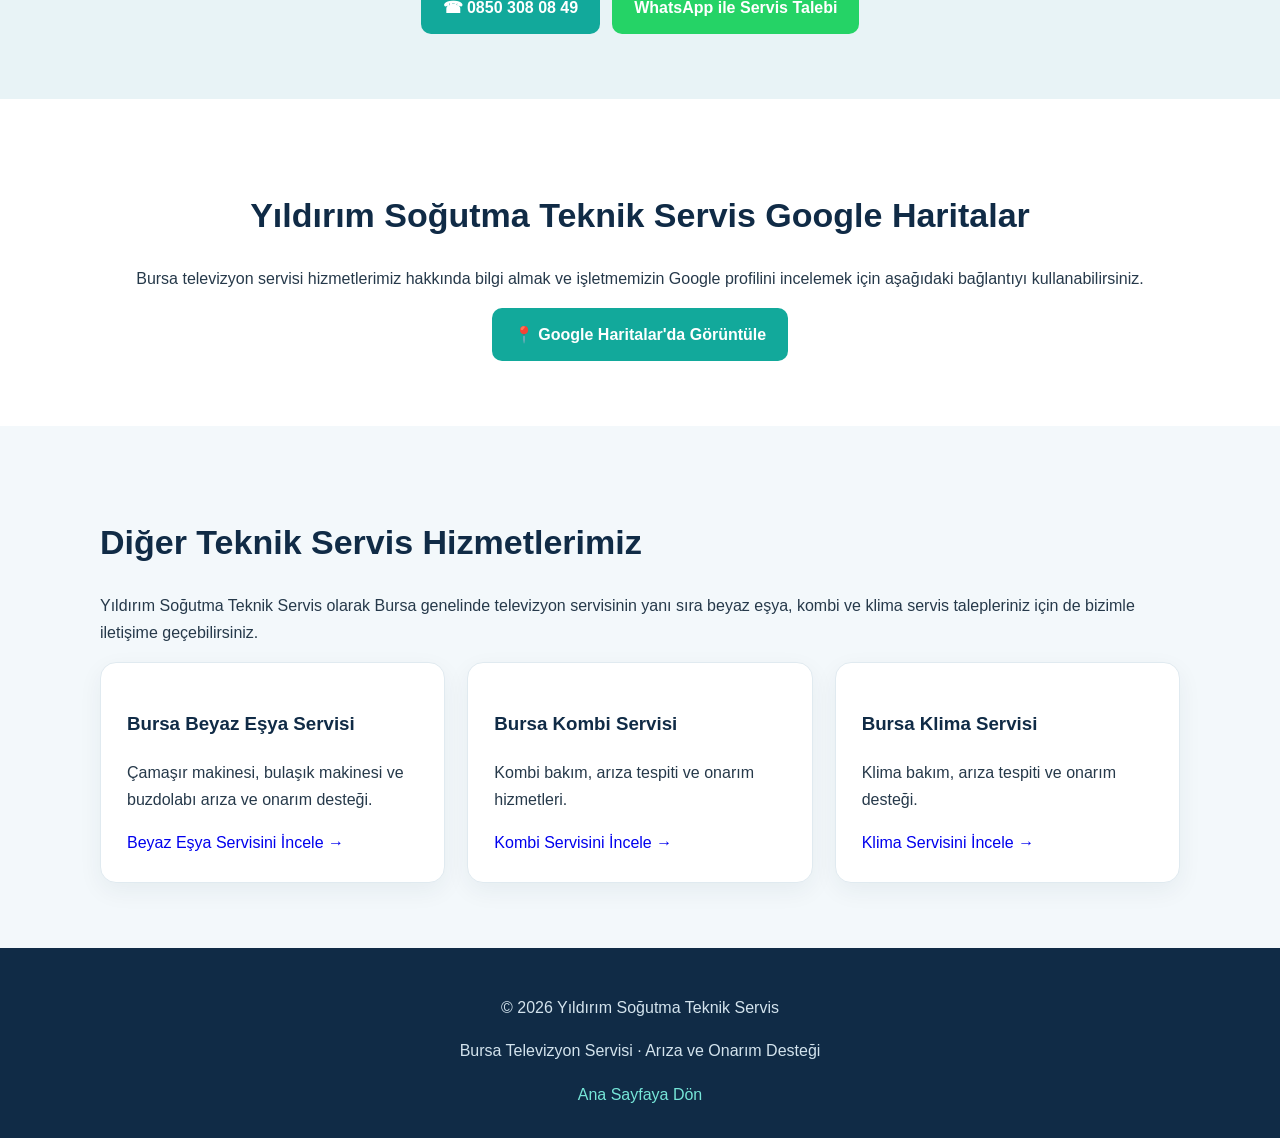
<file: televizyon-servisi.html>
<!DOCTYPE html>
<html lang="tr">
<head>
  <meta charset="UTF-8">
  <meta name="viewport" content="width=device-width, initial-scale=1">

  <title>Bursa Televizyon Servisi | Yıldırım Soğutma Teknik Servis</title>
  <meta name="description" content="Bursa televizyon servisi, TV arıza tespiti ve onarım desteği. Görüntü, ses, ekran ve açılmama sorunları için Yıldırım Soğutma Teknik Servis ile iletişime geçin.">
  <meta name="robots" content="index,follow">
  <link rel="canonical" href="https://bursabeyazesyaservisi.tr/televizyon-servisi.html">

  <meta property="og:type" content="website">
  <meta property="og:locale" content="tr_TR">
  <meta property="og:title" content="Bursa Televizyon Servisi | Yıldırım Soğutma Teknik Servis">
  <meta property="og:description" content="Bursa genelinde televizyon arıza tespiti ve onarım talepleriniz için teknik servis desteği.">
  <meta property="og:url" content="https://bursabeyazesyaservisi.tr/televizyon-servisi.html">

  <style>
    :root {
      --navy: #102b46;
      --teal: #12a99b;
      --light: #f3f8fb;
      --text: #26394a;
    }

    * { box-sizing: border-box; }

    body {
      margin: 0;
      font-family: Arial, Helvetica, sans-serif;
      background: var(--light);
      color: var(--text);
      line-height: 1.7;
    }

    a { text-decoration: none; }

    .container {
      max-width: 1120px;
      margin: auto;
      padding: 0 20px;
    }

    header {
      background: var(--navy);
      color: white;
      padding: 19px 0;
    }

    .header-inner {
      display: flex;
      align-items: center;
      justify-content: space-between;
      gap: 20px;
      flex-wrap: wrap;
    }

    .brand {
      color: white;
      font-size: 20px;
      font-weight: bold;
    }

    .brand small {
      display: block;
      font-size: 12px;
      font-weight: normal;
      letter-spacing: 1.5px;
      color: #b8d5e5;
    }

    .back-link {
      color: white;
      border: 1px solid #6d8da5;
      padding: 9px 16px;
      border-radius: 9px;
    }

    .hero {
      background: linear-gradient(135deg, #102b46, #195275);
      color: white;
      padding: 75px 0;
    }

    .eyebrow {
      color: #76e6d8;
      font-size: 13px;
      font-weight: bold;
      letter-spacing: 2px;
    }

    h1 {
      font-size: clamp(32px, 5vw, 52px);
      line-height: 1.2;
      margin: 16px 0 22px;
    }

    .hero p {
      max-width: 760px;
      font-size: 18px;
      color: #e0edf5;
    }

    .buttons {
      display: flex;
      gap: 12px;
      flex-wrap: wrap;
      margin-top: 28px;
    }

    .btn {
      display: inline-block;
      padding: 13px 22px;
      border-radius: 10px;
      font-weight: bold;
    }

    .btn-phone {
      background: var(--teal);
      color: white;
    }

    .btn-wa {
      background: #25d366;
      color: white;
    }

    .content { padding: 65px 0; }

    h2 {
      color: var(--navy);
      font-size: clamp(25px, 3vw, 34px);
      line-height: 1.3;
    }

    h3 { color: var(--navy); }

    .intro {
      max-width: 850px;
      margin-bottom: 35px;
    }

    .grid {
      display: grid;
      grid-template-columns: repeat(3, 1fr);
      gap: 22px;
    }

    .card {
      background: white;
      border: 1px solid #e0eaf0;
      border-radius: 16px;
      padding: 26px;
      box-shadow: 0 8px 24px rgba(16,43,70,.06);
    }

    .card-icon {
      font-size: 32px;
      margin-bottom: 12px;
    }

    .area { background: white; }

    .area-list {
      display: flex;
      flex-wrap: wrap;
      gap: 10px;
      margin-top: 25px;
    }

    .area-list span {
      padding: 9px 15px;
      border-radius: 30px;
      background: #eaf5f7;
      color: var(--navy);
      font-weight: bold;
      font-size: 14px;
    }

    .contact {
      background: #e8f3f6;
      text-align: center;
    }

    .contact p {
      max-width: 700px;
      margin: auto;
    }

    .contact .buttons {
      justify-content: center;
    }

    footer {
      background: var(--navy);
      color: #d3e3ed;
      padding: 30px 0;
      text-align: center;
    }

    footer a { color: #76e6d8; }

    @media (max-width: 768px) {
      .grid { grid-template-columns: 1fr; }
      .hero { padding: 50px 0; }
      .hero p { font-size: 16px; }
      .buttons { flex-direction: column; }
      .btn { text-align: center; }
    }
  </style>
</head>

<body>

<header>
  <div class="container header-inner">
    <a class="brand" href="index.html">
      Yıldırım Soğutma
      <small>TEKNİK SERVİS · BURSA</small>
    </a>
    <a class="back-link" href="index.html">← Ana Sayfa</a>
  </div>
</header>

<main>

  <section class="hero">
    <div class="container">
      <div class="eyebrow">YILDIRIM SOĞUTMA TEKNİK SERVİS</div>
      <h1>Bursa Televizyon Servisi</h1>

      <p>
        Bursa genelinde televizyon arızaları, görüntü
        ve ses sorunları, açılmama problemleri
        ve onarım ihtiyaçlarınız için bizimle
        iletişime geçebilirsiniz. Televizyonunuzun
        markasını, modelini ve yaşadığınız sorunu
        paylaşarak servis talebi oluşturabilirsiniz.
      </p>

      <div class="buttons">
        <a class="btn btn-phone" href="tel:+908503080849">
          ☎ 0850 308 08 49
        </a>

        <a class="btn btn-wa"
           href="https://wa.me/905057068598"
           target="_blank" rel="noopener">
          WhatsApp'tan Yazın
        </a>
      </div>
    </div>
  </section>

  <section class="content">
    <div class="container">
      <h2>Bursa TV Arıza ve Onarım Hizmetleri</h2>

      <p class="intro">
        Televizyonunuzda görüntü kaybı, ses problemi,
        açılmama veya ekranda çizgiler oluşması
        gibi durumlarda teknik değerlendirme
        gerekebilir. Yıldırım Soğutma Teknik Servis
        olarak Bursa genelinde televizyon
        bakım ve onarım talepleriniz için
        bizimle iletişime geçebilirsiniz.
      </p>

      <div class="grid">
        <article class="card">
          <div class="card-icon">📺</div>
          <h3>Televizyon Arıza Tespiti</h3>
          <p>
            Televizyonun açılmaması, kendiliğinden
            kapanması, hata göstermesi ve benzeri
            sorunlarda arıza değerlendirmesi.
          </p>
        </article>

        <article class="card">
          <div class="card-icon">🖥️</div>
          <h3>TV Görüntü ve Ekran Sorunları</h3>
          <p>
            Ekranın kararması, görüntünün gitmesi,
            çizgiler oluşması ve görüntü
            kalitesindeki sorunlar için
            teknik servis talebi.
          </p>
        </article>

        <article class="card">
          <div class="card-icon">🔊</div>
          <h3>TV Ses ve Bağlantı Sorunları</h3>
          <p>
            Ses gelmemesi, sesin kesilmesi,
            HDMI bağlantısı ve benzeri
            problemlerde teknik destek.
          </p>
        </article>
      </div>
    </div>
  </section>

<section class="content">
  <div class="container">

    <h2>Bursa Televizyon Tamiri ve TV Arıza Servisi</h2>

    <p>
      Bursa televizyon tamiri ve TV arıza
      tespiti ihtiyaçlarınız için Yıldırım
      Soğutma Teknik Servis ile iletişime
      geçebilirsiniz. Televizyonunuzun
      açılmaması, görüntü vermemesi veya
      ses sorunları yaşaması durumunda
      teknik servis talebi oluşturabilirsiniz.
    </p>

    <h3>Televizyonda Ses Var Görüntü Yok</h3>
    <p>
      Televizyondan ses gelmesine rağmen
      görüntü oluşmaması, ekran aydınlatması
      veya farklı elektronik bileşenlerle
      ilgili bir sorundan kaynaklanabilir.
      Kesin nedenin belirlenmesi için
      teknik arıza tespiti gerekir.
    </p>

    <h3>Televizyon Açılmıyor Sorunu</h3>
    <p>
      Televizyonun hiç açılmaması,
      güç bağlantısı, güç kartı veya
      diğer elektronik bileşenlerle
      ilgili olabilir. Priz ve kumanda
      kontrolünden sonra sorun devam
      ediyorsa teknik servis desteği
      alabilirsiniz.
    </p>

    <h3>Televizyon Ekranında Çizgiler Oluşması</h3>
    <p>
      TV ekranında yatay veya dikey
      çizgilerin görülmesi, panel
      veya görüntü devreleriyle
      ilgili bir soruna işaret edebilir.
      Onarım imkani cihazın arızasına
      ve parça durumuna göre değerlendirilir.
    </p>

    <h3>Televizyon Görüntü ve Ses Arızaları</h3>
    <p>
      Televizyonda görüntü donması,
      ses kesilmesi, HDMI bağlantı
      sorunları ve benzeri arızalarda
      cihazın marka ve modeline göre
      teknik değerlendirme yapılabilir.
    </p>

    <p>
      Osmangazi, Nilüfer, Yıldırım,
      Gürsu, Kestel, Mudanya, Gemlik
      ve İnegöl ilçelerinde televizyon
      servis uygunluğu hakkında
      bilgi alabilirsiniz.
    </p>

    <div class="buttons">

      <a class="btn btn-phone"
         href="tel:+908503080849">
        ☎ Televizyon Tamiri İçin Ara
      </a>

      <a class="btn btn-wa"
         href="https://wa.me/905057068598?text=Bursa%20televizyon%20tamiri%20i%C3%A7in%20bilgi%20almak%20istiyorum."
         target="_blank"
         rel="noopener noreferrer">
        WhatsApp ile Servis Talebi
      </a>

    </div>

  </div>
</section>

  <section class="content area">
    <div class="container">
      <h2>Bursa Televizyon Servisi Hizmet Bölgeleri</h2>

      <p>
        Osmangazi, Nilüfer, Yıldırım, Gürsu ve Kestel
        başta olmak üzere Bursa'nın farklı ilçelerinden
        televizyon servis taleplerinizi iletebilirsiniz.
        Bölgenizdeki servis uygunluğunu telefon
        veya WhatsApp üzerinden öğrenebilirsiniz.
      </p>

      <div class="area-list">
        <span>Osmangazi</span>
        <span>Nilüfer</span>
        <span>Yıldırım</span>
        <span>Gürsu</span>
        <span>Kestel</span>
        <span>Mudanya</span>
        <span>Gemlik</span>
        <span>İnegöl</span>
      </div>
    </div>
  </section>

  <section class="content">
    <div class="container">
      <h2>Sık Sorulan Sorular</h2>

      <h3>Televizyon açılmıyorsa ne yapmalıyım?</h3>
      <p>
        Öncelikle priz, elektrik bağlantısı
        ve kumanda pillerini kontrol edebilirsiniz.
        Sorun devam ediyorsa teknik değerlendirme
        gerekebilir.
      </p>

      <h3>Televizyonda ses var ama görüntü yoksa ne yapmalıyım?</h3>
      <p>
        Bu durum farklı teknik nedenlerden
        kaynaklanabilir. Cihazın modelini ve
        sorunun belirtilerini paylaşarak
        servis talebi oluşturabilirsiniz.
      </p>

      <h3>TV tamir ücreti ne kadar?</h3>
      <p>
        Ücret, cihazın arızasına, gerekli işleme
        ve parça ihtiyacına göre değişebilir.
        Servis öncesinde ücretlendirme
        hakkında bilgi alabilirsiniz.
      </p>
    </div>
  </section>

  <section class="content contact">
    <div class="container">
      <h2>Bursa Televizyon Servisi İçin İletişime Geçin</h2>

      <p>
        Televizyon arıza tespiti veya onarım
        talebiniz için bizi arayın ya da
        WhatsApp üzerinden cihazınızın
        bilgilerini paylaşın.
      </p>

      <div class="buttons">
        <a class="btn btn-phone" href="tel:+908503080849">
          ☎ 0850 308 08 49
        </a>

        <a class="btn btn-wa"
           href="https://wa.me/905057068598"
           target="_blank" rel="noopener">
          WhatsApp ile Servis Talebi
        </a>
      </div>
    </div>
  </section>

<section class="content area">
  <div class="container" style="text-align:center;">

    <h2>Yıldırım Soğutma Teknik Servis Google Haritalar</h2>

    <p>
      Bursa televizyon servisi hizmetlerimiz
      hakkında bilgi almak ve işletmemizin
      Google profilini incelemek için
      aşağıdaki bağlantıyı kullanabilirsiniz.
    </p>

    <a class="btn btn-phone"
       href="https://share.google/vYoqN0vPF4rA6oPTm"
       target="_blank"
       rel="noopener noreferrer">
      📍 Google Haritalar'da Görüntüle
    </a>

  </div>
</section>

<section class="content">
  <div class="container">

    <h2>Diğer Teknik Servis Hizmetlerimiz</h2>

    <p>
      Yıldırım Soğutma Teknik Servis olarak
      Bursa genelinde televizyon servisinin
      yanı sıra beyaz eşya, kombi ve klima
      servis talepleriniz için de
      bizimle iletişime geçebilirsiniz.
    </p>

    <div class="grid">

      <article class="card">
        <h3>Bursa Beyaz Eşya Servisi</h3>
        <p>
          Çamaşır makinesi, bulaşık makinesi
          ve buzdolabı arıza ve onarım desteği.
        </p>
        <a href="beyaz-esya-servisi.html">
          Beyaz Eşya Servisini İncele →
        </a>
      </article>

      <article class="card">
        <h3>Bursa Kombi Servisi</h3>
        <p>
          Kombi bakım, arıza tespiti
          ve onarım hizmetleri.
        </p>
        <a href="kombi-servisi.html">
          Kombi Servisini İncele →
        </a>
      </article>

      <article class="card">
        <h3>Bursa Klima Servisi</h3>
        <p>
          Klima bakım, arıza tespiti
          ve onarım desteği.
        </p>
        <a href="klima-servisi.html">
          Klima Servisini İncele →
        </a>
      </article>

    </div>
  </div>
</section>

</main>

<footer>
  <div class="container">
    <p>© 2026 Yıldırım Soğutma Teknik Servis</p>
    <p>Bursa Televizyon Servisi · Arıza ve Onarım Desteği</p>
    <a href="index.html">Ana Sayfaya Dön</a>
  </div>
</footer>

</body>
</html>
</file>
<file: style.css>
@import url('https://fonts.googleapis.com/css2?family=DM+Sans:wght@400;500;600;700&family=Manrope:wght@400;500;600;700;800&display=swap');
:root{--navy:#102b46;--navy2:#173d60;--blue:#1769aa;--cyan:#5ed6d1;--ink:#16283a;--muted:#667789;--pale:#f3f7fa;--white:#fff;--line:#e2eaf0;--shadow:0 18px 55px rgba(16,43,70,.10)}
*{box-sizing:border-box}html{scroll-behavior:smooth;scroll-padding-top:92px}body{margin:0;font-family:'DM Sans',sans-serif;color:var(--ink);background:#fff;line-height:1.65}a{color:inherit;text-decoration:none}button,input,select,textarea{font:inherit}.container{width:min(1160px,calc(100% - 44px));margin-inline:auto}.skip-link{position:absolute;left:-999px;top:10px;background:#fff;padding:10px;z-index:100}.skip-link:focus{left:10px}.site-header{height:82px;position:sticky;top:0;z-index:50;background:rgba(255,255,255,.94);backdrop-filter:blur(14px);border-bottom:1px solid rgba(226,234,240,.8)}.nav-wrap{height:100%;display:flex;align-items:center;justify-content:space-between;gap:24px}.brand{display:flex;align-items:center;gap:11px;min-width:max-content}.brand-mark{width:48px;height:45px;display:grid;place-items:center;background:var(--navy);color:var(--cyan);font-family:Manrope,sans-serif;font-size:15px;font-weight:800;letter-spacing:-1px;border-radius:12px;box-shadow:inset 0 0 0 1px rgba(94,214,209,.28)}.brand-text{display:flex;flex-direction:column;line-height:1.25}.brand-text strong{font-family:Manrope,sans-serif;font-size:14px;color:var(--navy);font-weight:800}.brand-text small{font-size:9px;letter-spacing:1.8px;color:#738597;margin-top:5px;font-weight:700}.main-nav{display:flex;align-items:center;gap:25px}.main-nav a{font-size:12px;font-weight:700;color:#43566a;transition:color .2s}.main-nav a:hover,.main-nav a:focus{color:var(--blue)}.nav-call{font-size:12px;font-weight:700;background:var(--navy);color:#fff;border-radius:9px;padding:12px 17px;white-space:nowrap}.menu-toggle{display:none;border:0;background:transparent;font-size:24px;color:var(--navy)}.hero{position:relative;overflow:hidden;background:linear-gradient(115deg,#f3f8fc 0%,#fff 60%,#eff8fa 100%);padding:88px 0 0}.hero-grid{display:grid;grid-template-columns:1.05fr .95fr;align-items:center;gap:70px;position:relative;z-index:1}.hero-copy{padding-bottom:64px}.eyebrow{margin:0 0 16px;color:var(--blue);font-size:10px;font-weight:800;letter-spacing:2px}.status-dot{display:inline-block;width:7px;height:7px;border-radius:50%;background:#28bcae;margin-right:8px;box-shadow:0 0 0 4px rgba(40,188,174,.12)}h1,h2,h3,p{margin-top:0}h1,h2,h3{font-family:Manrope,sans-serif}h1{font-size:clamp(38px,4.3vw,58px);line-height:1.12;letter-spacing:-2.6px;color:var(--navy);margin-bottom:23px;font-weight:800}h1 span,h2 span{color:var(--blue)}.hero-lead{max-width:545px;color:#627589;font-size:15px;line-height:1.9;margin-bottom:28px}.hero-actions,.contact-actions{display:flex;flex-wrap:wrap;gap:12px}.btn{display:inline-flex;align-items:center;justify-content:center;gap:10px;border:0;border-radius:9px;padding:14px 18px;font-size:12px;font-weight:800;transition:transform .2s,box-shadow .2s;cursor:pointer}.btn:hover{transform:translateY(-2px);box-shadow:0 9px 22px rgba(16,43,70,.14)}.btn-primary{background:var(--navy);color:white}.btn-whatsapp{background:#e2f7ef;color:#087b5a}.hero-points{display:flex;gap:19px;flex-wrap:wrap;margin-top:27px;color:#66798b;font-size:10px;font-weight:700}.hero-points span::first-letter{color:#18a894}.hero-panel{position:relative;min-height:400px;border-radius:24px;background:linear-gradient(145deg,#153c5e,#0d263f);padding:24px;color:#fff;box-shadow:0 26px 70px rgba(16,43,70,.19);overflow:hidden}.hero-panel:after{content:"";position:absolute;width:330px;height:330px;border-radius:50%;right:-120px;top:-140px;border:1px solid rgba(94,214,209,.18);box-shadow:0 0 0 30px rgba(94,214,209,.03),0 0 0 65px rgba(94,214,209,.025)}.panel-top{display:flex;align-items:center;gap:10px;font-size:9px;letter-spacing:2px;color:#c4d8e6;font-weight:700;position:relative;z-index:1}.panel-icon{display:grid;place-items:center;width:29px;height:29px;border-radius:8px;background:rgba(94,214,209,.13);color:var(--cyan);font-size:17px}.panel-line{height:1px;flex:1;background:rgba(255,255,255,.15)}.service-illustration{height:275px;display:grid;place-items:center;position:relative}.orbit{position:absolute;border:1px solid rgba(94,214,209,.25);border-radius:50%;transform:rotate(-20deg)}.orbit-a{width:245px;height:175px}.orbit-b{width:300px;height:220px;transform:rotate(28deg);border-color:rgba(255,255,255,.12)}.tool-symbol{font-size:95px;line-height:1;color:var(--cyan);text-shadow:0 0 50px rgba(94,214,209,.28);z-index:1}.floating-tag{position:absolute;background:rgba(255,255,255,.1);border:1px solid rgba(255,255,255,.18);border-radius:8px;padding:8px 12px;font-size:10px;font-weight:700;backdrop-filter:blur(6px)}.tag-one{top:36px;right:36px}.tag-two{bottom:37px;left:5px}.tag-three{bottom:22px;right:16px}.panel-bottom{border-top:1px solid rgba(255,255,255,.14);padding-top:17px;display:flex;align-items:center;justify-content:space-between;position:relative;z-index:1}.panel-bottom div{display:flex;flex-direction:column}.panel-bottom strong{font-size:12px}.panel-bottom small{color:#9fb6c7;font-size:10px;margin-top:4px}.panel-bottom>a{display:grid;place-items:center;width:36px;height:36px;border-radius:50%;background:var(--cyan);color:var(--navy);font-size:18px}.hero-glow{position:absolute;border-radius:50%;filter:blur(2px);pointer-events:none}.glow-one{width:260px;height:260px;background:rgba(94,214,209,.08);top:-100px;left:-90px}.glow-two{width:350px;height:350px;background:rgba(23,105,170,.05);bottom:20px;right:-170px}.trust-strip{position:relative;z-index:2;display:grid;grid-template-columns:repeat(4,1fr);background:#fff;border:1px solid var(--line);border-radius:14px;box-shadow:var(--shadow);transform:translateY(1px);padding:23px 28px}.trust-strip>div{display:flex;flex-direction:column;padding-left:26px;border-left:1px solid var(--line)}.trust-strip>div:first-child{border-left:0;padding-left:0}.trust-strip strong{font-family:Manrope,sans-serif;font-size:20px;color:var(--navy);font-weight:800}.trust-strip span{font-size:10px;color:#7a8b9b;margin-top:3px}.section{padding:100px 0}.section-heading{display:flex;align-items:end;justify-content:space-between;gap:45px;margin-bottom:38px}.section-heading h2,.about-copy h2,.areas-grid h2,.contact-copy h2{font-size:clamp(30px,3.3vw,42px);line-height:1.2;letter-spacing:-1.6px;color:var(--navy);margin-bottom:0}.section-heading>p{max-width:355px;font-size:12px;color:var(--muted);line-height:1.9;margin-bottom:3px}.service-grid{display:grid;grid-template-columns:repeat(3,1fr);gap:17px}.service-card{position:relative;padding:25px 24px 22px;border:1px solid var(--line);border-radius:14px;background:#fff;transition:transform .25s,box-shadow .25s,border-color .25s;display:flex;flex-direction:column;min-height:300px}.service-card:hover{transform:translateY(-4px);box-shadow:var(--shadow);border-color:#c7dbe8}.service-card.featured{background:linear-gradient(145deg,#f0fbfa,#fff 75%);border-color:#c8ece8}.card-icon{width:45px;height:45px;display:grid;place-items:center;border-radius:12px;background:#eaf3fa;color:var(--blue);font-size:24px;margin-bottom:20px}.icon-heat{background:#fff0e8;color:#d86c3b}.icon-tools{background:#eaf3fa}.icon-radiator{background:#e7f7f4;color:#168f82}.icon-fridge{background:#f0efff;color:#6960be}.icon-tv{background:#eef3f6;color:#49667d}.icon-cool{background:#e9f8ff;color:#1b8cb8}.card-kicker{font-size:9px;letter-spacing:1.6px;font-weight:800;color:#7c8ea0}.service-card h3{font-size:17px;color:var(--navy);margin:6px 0 9px;letter-spacing:-.3px}.service-card>p{font-size:11px;line-height:1.8;color:var(--muted);margin-bottom:17px}.price-row{display:flex;align-items:center;justify-content:space-between;gap:8px;margin-top:auto;padding:13px 0;border-top:1px solid var(--line);font-size:10px;color:#7b8b99}.price-row strong{font-size:14px;color:var(--navy);white-space:nowrap}.card-link{display:flex;justify-content:space-between;align-items:center;padding-top:11px;font-size:11px;color:var(--blue);font-weight:800}.card-link span{font-size:17px}.price-note{font-size:10px;color:#81909d;margin-top:19px}.about-section{background:var(--pale)}.about-grid{display:grid;grid-template-columns:.85fr 1.15fr;gap:95px;align-items:center}.about-visual{min-height:370px;background:linear-gradient(145deg,#163d60,#0d263f);border-radius:20px;position:relative;display:grid;place-items:center;overflow:hidden}.about-visual:before,.about-visual:after{content:"";position:absolute;border:1px solid rgba(94,214,209,.23);border-radius:50%;width:300px;height:300px}.about-visual:after{width:220px;height:220px}.about-big{font-family:Manrope,sans-serif;font-size:90px;letter-spacing:-8px;color:white;font-weight:800;position:relative;z-index:1}.about-big span{color:var(--cyan);font-size:50px;vertical-align:top}.about-caption{position:absolute;bottom:25px;left:25px;color:#c6d7e3;font-size:9px;letter-spacing:1.5px;font-weight:800;z-index:1}.about-stamp{position:absolute;right:23px;top:23px;width:73px;height:73px;border:1px solid rgba(94,214,209,.45);border-radius:50%;display:grid;place-content:center;text-align:center;color:var(--cyan);font-size:9px;font-weight:800;letter-spacing:1px;transform:rotate(12deg);z-index:1}.about-copy h2{margin-bottom:20px}.about-copy>p:not(.eyebrow){font-size:12px;line-height:2;color:#65778a;margin-bottom:15px}.check-list{list-style:none;padding:0;margin:22px 0 25px;display:grid;gap:10px}.check-list li{font-size:11px;color:#4d6377}.check-list li:before{content:'✓';display:inline-grid;place-items:center;width:20px;height:20px;background:#dff5ef;color:#128c7c;border-radius:50%;margin-right:10px;font-size:11px;font-weight:800}.process-section{background:#fff}.centered{align-items:center}.steps-grid{display:grid;grid-template-columns:repeat(3,1fr);gap:18px}.step{border:1px solid var(--line);border-radius:13px;padding:26px 25px}.step>span{display:grid;place-items:center;width:39px;height:39px;border-radius:10px;background:var(--navy);color:var(--cyan);font-family:Manrope,sans-serif;font-size:12px;font-weight:800;margin-bottom:20px}.step h3{font-size:16px;color:var(--navy);margin-bottom:8px}.step p{font-size:11px;line-height:1.9;color:var(--muted);margin-bottom:0}.areas-section{background:#f4f8fb}.areas-grid{display:grid;grid-template-columns:1fr 1fr;align-items:center;gap:75px}.areas-grid h2{margin-bottom:17px}.areas-grid>div:first-child>p:not(.eyebrow){font-size:12px;line-height:1.9;color:var(--muted);max-width:450px}.text-link{display:inline-flex;gap:12px;color:var(--blue);font-size:12px;font-weight:800;margin-top:8px}.area-tags{display:flex;flex-wrap:wrap;gap:10px;align-content:center}.area-tags span{background:#fff;border:1px solid #e0e9f0;border-radius:7px;padding:11px 15px;font-size:11px;font-weight:700;color:#4d6275}.area-tags span:last-child{background:var(--navy);color:#fff;border-color:var(--navy)}.contact-section{background:#fff}.contact-grid{display:grid;grid-template-columns:1fr .9fr;gap:90px;align-items:start}.contact-copy h2{margin-bottom:20px}.contact-copy>p:not(.eyebrow){font-size:12px;line-height:1.9;color:var(--muted);max-width:480px;margin-bottom:27px}.contact-method{display:flex;align-items:center;gap:14px;padding:16px 0;border-bottom:1px solid var(--line)}.contact-icon{width:42px;height:42px;display:grid;place-items:center;background:#eaf4fb;border-radius:11px;color:var(--blue);font-size:20px}.contact-method div{display:flex;flex-direction:column;gap:3px;flex:1}.contact-method small{font-size:10px;color:#81909d}.contact-method div a{font-size:16px;font-family:Manrope,sans-serif;color:var(--navy);font-weight:800}.mini-arrow{font-size:20px;color:var(--blue)}.contact-actions{margin-top:23px}.contact-card{padding:29px;background:#f5f8fb;border:1px solid #e3ebf1;border-radius:17px;box-shadow:0 12px 35px rgba(16,43,70,.06)}.contact-card-head{display:flex;gap:14px;align-items:center;margin-bottom:22px}.contact-card-head .card-icon{margin:0;flex-shrink:0}.contact-card-head h3{font-size:16px;color:var(--navy);margin:0 0 4px}.contact-card-head p{font-size:10px;color:var(--muted);margin:0}.contact-card form{display:grid;gap:8px}.contact-card label{font-size:10px;color:#4d6174;font-weight:800;margin-top:5px}.contact-card input,.contact-card select,.contact-card textarea{width:100%;border:1px solid #dce5ec;background:#fff;border-radius:8px;padding:12px 13px;font-size:11px;color:var(--ink);outline:none;transition:border .2s}.contact-card input:focus,.contact-card select:focus,.contact-card textarea:focus{border-color:var(--blue)}.contact-card textarea{resize:vertical}.form-submit{width:100%;margin-top:9px}.form-note{font-size:9px;color:#8593a0;text-align:center;margin:4px 0 0}.site-footer{background:#0b2035;color:#d5e1ea;padding:58px 0 0}.footer-main{display:grid;grid-template-columns:1.5fr 1fr 1.2fr 1fr;gap:45px;padding-bottom:43px}.footer-brand .brand-text strong{color:white}.footer-brand .brand-text small{color:#9eb1c0}.footer-brand p{font-size:11px;line-height:1.9;color:#9eb1c0;max-width:260px;margin-top:20px}.footer-main h3{font-size:12px;color:#fff;margin-bottom:18px}.footer-main>div:not(:first-child){display:flex;flex-direction:column;align-items:flex-start;gap:11px}.footer-main>div>a:not(.brand),.footer-main>div>span{font-size:10px;color:#9eb1c0}.footer-main a:hover{color:var(--cyan)}.footer-bottom{border-top:1px solid rgba(255,255,255,.12);padding:18px 0;display:flex;align-items:center;justify-content:space-between;color:#8096a8;font-size:9px}.footer-bottom a{color:#b9cbd8}.floating-actions{position:fixed;right:18px;bottom:18px;z-index:40;display:flex;flex-direction:column;gap:9px}.floating-actions a{display:flex;align-items:center;justify-content:center;gap:8px;min-width:48px;height:46px;padding:0 15px;border-radius:24px;box-shadow:0 6px 22px rgba(0,0,0,.16);font-weight:800;font-size:12px}.float-call{background:var(--navy);color:#fff}.float-wa{background:#1dbb79;color:#fff}
@media(max-width:1000px){.main-nav{gap:14px}.main-nav a{font-size:11px}.hero-grid{gap:35px}.about-grid,.contact-grid{gap:45px}.footer-main{gap:25px}.nav-call{padding:11px 13px}}
@media(max-width:800px){.site-header{height:72px}.container{width:min(100% - 32px,600px)}.menu-toggle{display:block;margin-left:auto}.nav-call{display:none}.main-nav{display:none;position:absolute;top:71px;left:0;right:0;background:#fff;border-bottom:1px solid var(--line);padding:12px 22px 20px;box-shadow:0 15px 25px rgba(16,43,70,.08);align-items:stretch;gap:0;flex-direction:column}.main-nav.open{display:flex}.main-nav a{padding:12px 0;border-bottom:1px solid #edf1f4;font-size:13px}.hero{padding-top:55px}.hero-grid{grid-template-columns:1fr;gap:5px}.hero-copy{padding-bottom:25px}.hero-panel{min-height:350px}.service-illustration{height:225px}.trust-strip{grid-template-columns:repeat(2,1fr);gap:20px;padding:22px;margin-top:28px}.trust-strip>div{padding-left:16px}.trust-strip>div:nth-child(3){border-left:0;padding-left:0}.section{padding:72px 0}.section-heading{display:block;margin-bottom:28px}.section-heading>p{margin-top:17px}.service-grid{grid-template-columns:repeat(2,1fr)}.about-grid,.areas-grid,.contact-grid{grid-template-columns:1fr;gap:35px}.about-visual{min-height:300px}.about-copy h2,.areas-grid h2,.contact-copy h2{font-size:34px}.steps-grid{gap:12px}.step{padding:20px 17px}.footer-main{grid-template-columns:repeat(2,1fr);gap:35px}.footer-brand{grid-column:1/-1}.contact-card{padding:23px}}
@media(max-width:520px){.container{width:calc(100% - 30px)}.brand-mark{width:42px;height:40px}.brand-text strong{font-size:12px}.brand-text small{font-size:8px;letter-spacing:1.4px}.hero{padding-top:42px}h1{font-size:39px;letter-spacing:-1.8px}.hero-lead{font-size:13px}.hero-actions .btn{width:100%}.hero-points{gap:10px 14px}.hero-panel{min-height:320px;padding:18px}.service-illustration{height:205px}.tool-symbol{font-size:76px}.orbit-a{width:210px;height:150px}.orbit-b{width:250px;height:190px}.tag-one{right:12px;top:25px}.tag-two{left:0;bottom:27px}.tag-three{right:0;bottom:15px}.trust-strip{padding:18px 16px}.trust-strip strong{font-size:18px}.trust-strip span{font-size:9px}.section{padding:62px 0}.section-heading h2{font-size:32px}.service-grid{grid-template-columns:1fr}.service-card{min-height:unset;padding:23px}.service-card>p{font-size:12px}.price-row{margin-top:5px}.about-visual{min-height:260px}.about-big{font-size:75px}.steps-grid{grid-template-columns:1fr}.step{padding:22px}.areas-grid{gap:25px}.area-tags{gap:7px}.area-tags span{padding:9px 11px;font-size:10px}.contact-method div a{font-size:15px}.contact-actions .btn{flex:1}.contact-card{padding:18px}.footer-main{grid-template-columns:1fr 1fr;gap:28px 18px}.footer-bottom{align-items:flex-start;gap:15px;line-height:1.8}.floating-actions{right:12px;bottom:12px}.floating-actions a{height:43px;padding:0 12px}.footer-brand p{max-width:100%}}
@media(prefers-reduced-motion:reduce){html{scroll-behavior:auto}*,*:before,*:after{transition:none!important}}

/* PageSpeed erisilebilirlik - yazi kontrasti */
.trust-strip span,
.card-kicker,
.price-row,
.price-note,
.contact-method small,
.form-note {
  color: #526477;
}

.float-wa {
  background: #087b50;
  color: #ffffff;
}

/* PageSpeed - kalan aciklama yazilarinin kontrasti */
.about-copy > p:not(.eyebrow),
.areas-grid > div:first-child > p:not(.eyebrow),
.contact-card-head p {
  color: #405367;
}

/* Modern hizmet ikonlari - HTML degisikligi gerektirmez */
.service-card .card-icon{font-size:0}
.service-card .card-icon::before{content:"";display:block;width:27px;height:27px;background-color:currentColor;-webkit-mask-image:var(--service-icon);mask-image:var(--service-icon);-webkit-mask-position:center;mask-position:center;-webkit-mask-repeat:no-repeat;mask-repeat:no-repeat;-webkit-mask-size:contain;mask-size:contain}
.service-card .icon-heat{--service-icon:url("data:image/svg+xml,%3Csvg%20xmlns%3D%22http%3A%2F%2Fwww.w3.org%2F2000%2Fsvg%22%20width%3D%2224%22%20height%3D%2224%22%20viewBox%3D%220%200%2024%2024%22%20fill%3D%22none%22%20stroke%3D%22black%22%20stroke-width%3D%221.8%22%20stroke-linecap%3D%22round%22%20stroke-linejoin%3D%22round%22%3E%3Cpath%20d%3D%22M12%2022c4.4%200%207-3%207-7%200-3-2-5-4-7%200%203-2%204-2%204%200-4-2-7-5-10%200%205-3%207-3%2012%200%204%202.6%208%207%208Z%22%2F%3E%3Cpath%20d%3D%22M12%2022c2%200%203-1.5%203-3.5%200-1.5-1-3-2-4%200%202-2%202.5-2%204.5%200%201.5.4%203%201%203Z%22%2F%3E%3C%2Fsvg%3E")}
.service-card .icon-tools{--service-icon:url("data:image/svg+xml,%3Csvg%20xmlns%3D%22http%3A%2F%2Fwww.w3.org%2F2000%2Fsvg%22%20width%3D%2224%22%20height%3D%2224%22%20viewBox%3D%220%200%2024%2024%22%20fill%3D%22none%22%20stroke%3D%22black%22%20stroke-width%3D%221.8%22%20stroke-linecap%3D%22round%22%20stroke-linejoin%3D%22round%22%3E%3Cpath%20d%3D%22M14.7%206.3a4%204%200%200%200-5.4%205.4L3%2018a2.1%202.1%200%200%200%203%203l6.3-6.3a4%204%200%200%200%205.4-5.4L15%2012l-3-3z%22%2F%3E%3C%2Fsvg%3E")}
.service-card .icon-radiator{--service-icon:url("data:image/svg+xml,%3Csvg%20xmlns%3D%22http%3A%2F%2Fwww.w3.org%2F2000%2Fsvg%22%20width%3D%2224%22%20height%3D%2224%22%20viewBox%3D%220%200%2024%2024%22%20fill%3D%22none%22%20stroke%3D%22black%22%20stroke-width%3D%221.8%22%20stroke-linecap%3D%22round%22%20stroke-linejoin%3D%22round%22%3E%3Crect%20x%3D%223%22%20y%3D%225%22%20width%3D%2218%22%20height%3D%2214%22%20rx%3D%222%22%2F%3E%3Cpath%20d%3D%22M7%208v8M12%208v8M17%208v8M3%2010h18M3%2015h18%22%2F%3E%3C%2Fsvg%3E")}
.service-card .icon-fridge{--service-icon:url("data:image/svg+xml,%3Csvg%20xmlns%3D%22http%3A%2F%2Fwww.w3.org%2F2000%2Fsvg%22%20width%3D%2224%22%20height%3D%2224%22%20viewBox%3D%220%200%2024%2024%22%20fill%3D%22none%22%20stroke%3D%22black%22%20stroke-width%3D%221.8%22%20stroke-linecap%3D%22round%22%20stroke-linejoin%3D%22round%22%3E%3Crect%20x%3D%225%22%20y%3D%222%22%20width%3D%2214%22%20height%3D%2220%22%20rx%3D%222%22%2F%3E%3Cpath%20d%3D%22M5%2010h14M9%206v2M9%2014v3%22%2F%3E%3C%2Fsvg%3E")}
.service-card .icon-tv{--service-icon:url("data:image/svg+xml,%3Csvg%20xmlns%3D%22http%3A%2F%2Fwww.w3.org%2F2000%2Fsvg%22%20width%3D%2224%22%20height%3D%2224%22%20viewBox%3D%220%200%2024%2024%22%20fill%3D%22none%22%20stroke%3D%22black%22%20stroke-width%3D%221.8%22%20stroke-linecap%3D%22round%22%20stroke-linejoin%3D%22round%22%3E%3Crect%20x%3D%222%22%20y%3D%224%22%20width%3D%2220%22%20height%3D%2215%22%20rx%3D%222%22%2F%3E%3Cpath%20d%3D%22M8%2022h8M12%2019v3%22%2F%3E%3C%2Fsvg%3E")}
.service-card .icon-cool{--service-icon:url("data:image/svg+xml,%3Csvg%20xmlns%3D%22http%3A%2F%2Fwww.w3.org%2F2000%2Fsvg%22%20width%3D%2224%22%20height%3D%2224%22%20viewBox%3D%220%200%2024%2024%22%20fill%3D%22none%22%20stroke%3D%22black%22%20stroke-width%3D%221.8%22%20stroke-linecap%3D%22round%22%20stroke-linejoin%3D%22round%22%3E%3Cpath%20d%3D%22M12%202v20M4.9%204.9l14.2%2014.2M2%2012h20M4.9%2019.1%2019.1%204.9M9%205l3-3%203%203M9%2019l3%203%203-3M5%209l-3%203%203%203M19%209l3%203-3%203%22%2F%3E%3C%2Fsvg%3E")}
/* Ana sayfa ust gorsel duzeni */

/* ANA SAYFA SAG PANEL - TEMIZ DUZEN */
.hero-panel {
  display: flex;
  flex-direction: column;
}

.hero-panel .service-illustration {
  position: relative;
  height: auto;
  min-height: 290px;
  flex: 1;
  display: flex;
  flex-direction: column;
  align-items: center;
  justify-content: center;
  padding: 20px 0 65px;
}

.hero-panel .tool-symbol {
  position: relative;
  z-index: 2;
  display: grid;
  place-items: center;
  font-size: 0;
  line-height: 1;
  transform: none;
}

.hero-panel .tool-symbol svg {
  width: 145px;
  height: 145px;
  transform: none;
}

.hero-panel .floating-tag {
  position: absolute;
  z-index: 2;
  top: auto;
  right: auto;
  bottom: 14px;
  left: auto;
  transform: none;
}

.hero-panel .tag-one {
  left: 7%;
}

.hero-panel .tag-two {
  left: 39%;
}

.hero-panel .tag-three {
  right: 5%;
}

.hero-panel .panel-bottom {
  position: relative;
  z-index: 3;
  flex-shrink: 0;
  margin-top: auto;
  padding-top: 17px;
}

@media (max-width: 520px) {
  .hero-panel .service-illustration {
    min-height: 240px;
    padding-bottom: 60px;
  }

  .hero-panel .tool-symbol svg {
    width: 120px;
    height: 120px;
  }

.hero-panel .tag-one {
  left: 5%;
  bottom: 75px;
}

.hero-panel .tag-two {
  left: 38%;
  bottom: 25px;
}

.hero-panel .tag-three {
  right: 5%;
  bottom: 75px;
}

/* Mobil ekran ayarlarinin sonu */
}

/* Sag panel etiketlerini gizle */
.hero-panel .floating-tag {
  display: none !important;
}
</file>
